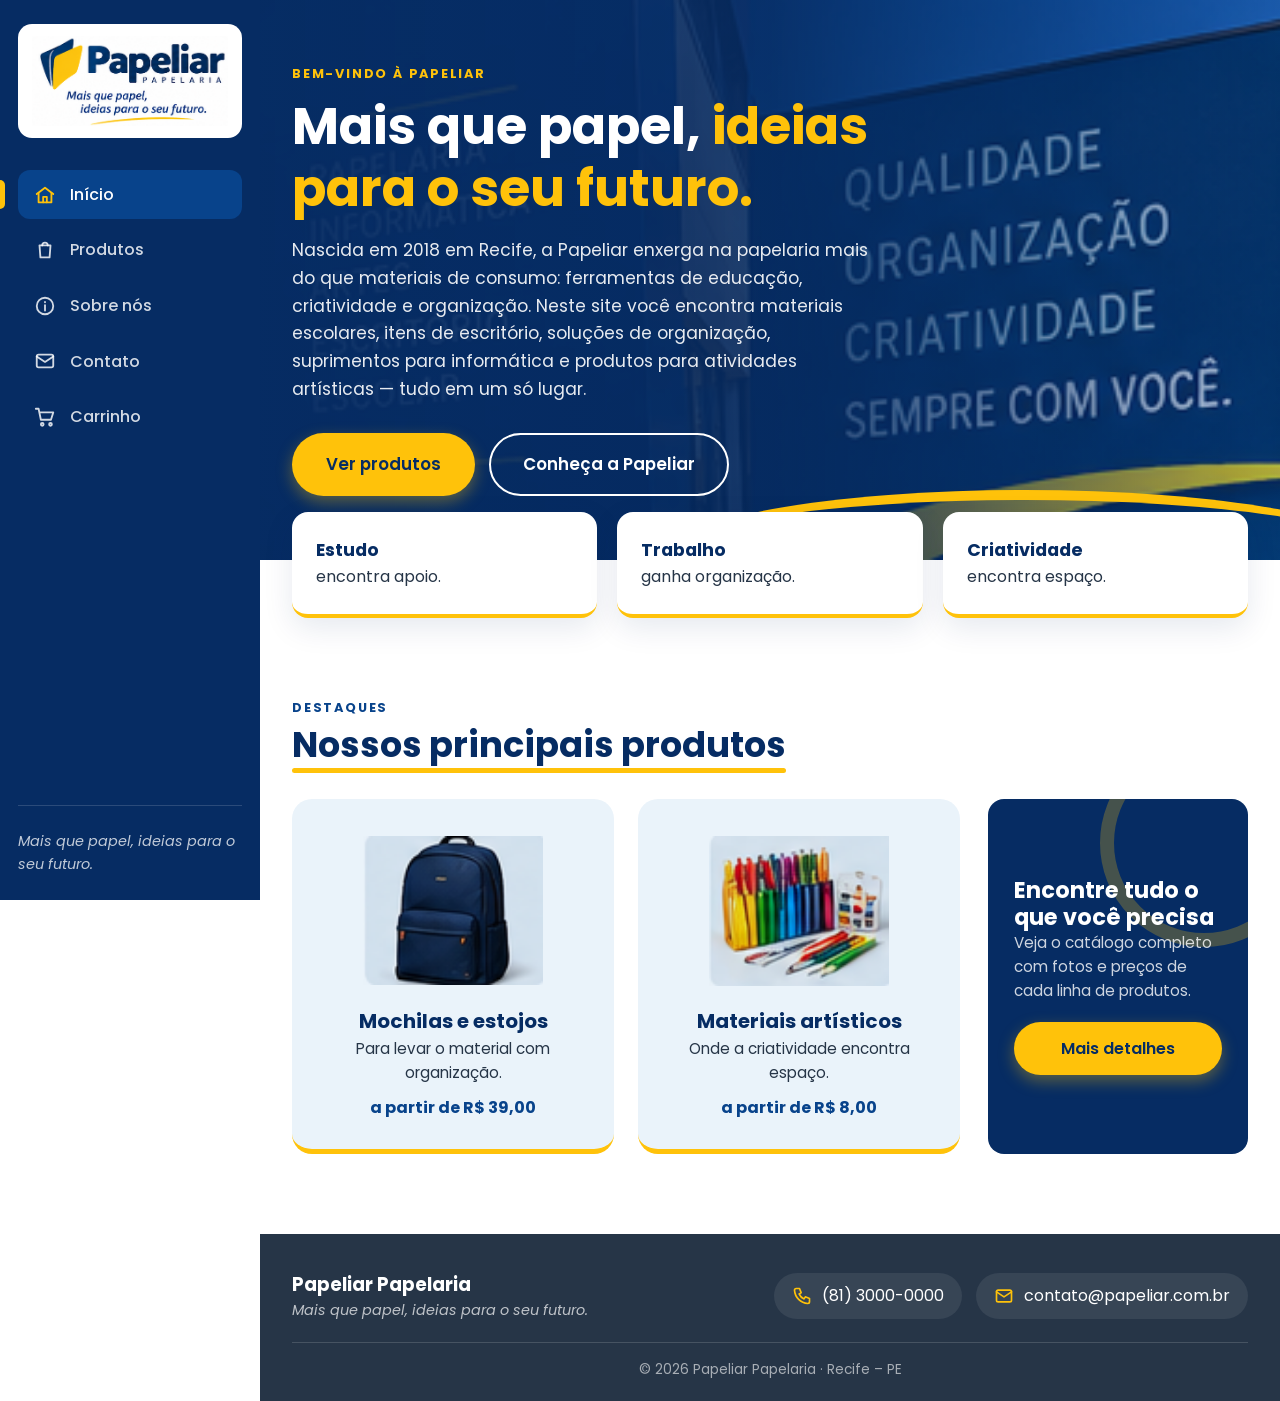
<file: index.html>
<!DOCTYPE html>
<html lang="pt-BR">
<head>
  <meta charset="UTF-8">
  <meta name="viewport" content="width=device-width, initial-scale=1.0">
  <title>Papeliar Papelaria | Mais que papel, ideias para o seu futuro</title>
  <meta name="description" content="Papeliar Papelaria: materiais escolares, itens de escritório, organização, informática e artes.">
  <link rel="icon" href="assets/img/logo.png">
  <link rel="preconnect" href="https://fonts.googleapis.com">
  <link rel="preconnect" href="https://fonts.gstatic.com" crossorigin>
  <link href="https://fonts.googleapis.com/css2?family=Poppins:ital,wght@0,400;0,500;0,600;0,700;1,400&display=swap" rel="stylesheet">
  <link rel="stylesheet" href="css/style.css">
</head>
<body data-page="inicio">
  <main>
    <section class="inicio-hero">
      <div class="container">
        <span class="rotulo">Bem-vindo à Papeliar</span>
        <h1>Mais que papel, <em>ideias para o seu futuro.</em></h1>
        <p>
          Nascida em 2018 em Recife, a Papeliar enxerga na papelaria mais do que materiais de consumo:
          ferramentas de educação, criatividade e organização. Neste site você encontra materiais escolares,
          itens de escritório, soluções de organização, suprimentos para informática e produtos para
          atividades artísticas — tudo em um só lugar.
        </p>
        <div class="botoes">
          <a href="vendas.html" class="botao botao-primario botao-grande">Ver produtos</a>
          <a href="sobre.html" class="botao botao-contorno botao-grande">Conheça a Papeliar</a>
        </div>
      </div>
    </section>

    <div class="container">
      <div class="pilares">
        <div class="pilar"><strong>Estudo</strong>encontra apoio.</div>
        <div class="pilar"><strong>Trabalho</strong>ganha organização.</div>
        <div class="pilar"><strong>Criatividade</strong>encontra espaço.</div>
      </div>
    </div>

    <section class="destaques">
      <div class="container">
        <div class="destaques-cabecalho">
          <span class="rotulo">Destaques</span>
          <h2 class="sublinhado-amarelo">Nossos principais produtos</h2>
        </div>
        <div class="destaques-painel">
          <div class="destaques-grade" id="destaques-grade"></div>
          <aside class="destaques-chamada">
            <div>
              <h3>Encontre tudo o que você precisa</h3>
              <p>Veja o catálogo completo com fotos e preços de cada linha de produtos.</p>
            </div>
            <a href="vendas.html" class="botao botao-primario">Mais detalhes</a>
          </aside>
        </div>
      </div>
    </section>
  </main>

  <script src="js/data.js"></script>
  <script src="js/cart.js"></script>
  <script src="js/layout.js"></script>
  <script>
    document.getElementById('destaques-grade').innerHTML = DESTAQUES.map(buscarProduto).map(p => `
      <a class="destaque" href="${p.pagina}">
        <img src="${p.img}" alt="${p.nome}">
        <h3>${p.nome}</h3>
        <p>${p.resumo}</p>
        <span>a partir de ${formatarPreco(p.preco)}</span>
      </a>`).join('');
  </script>
</body>
</html>
</file>
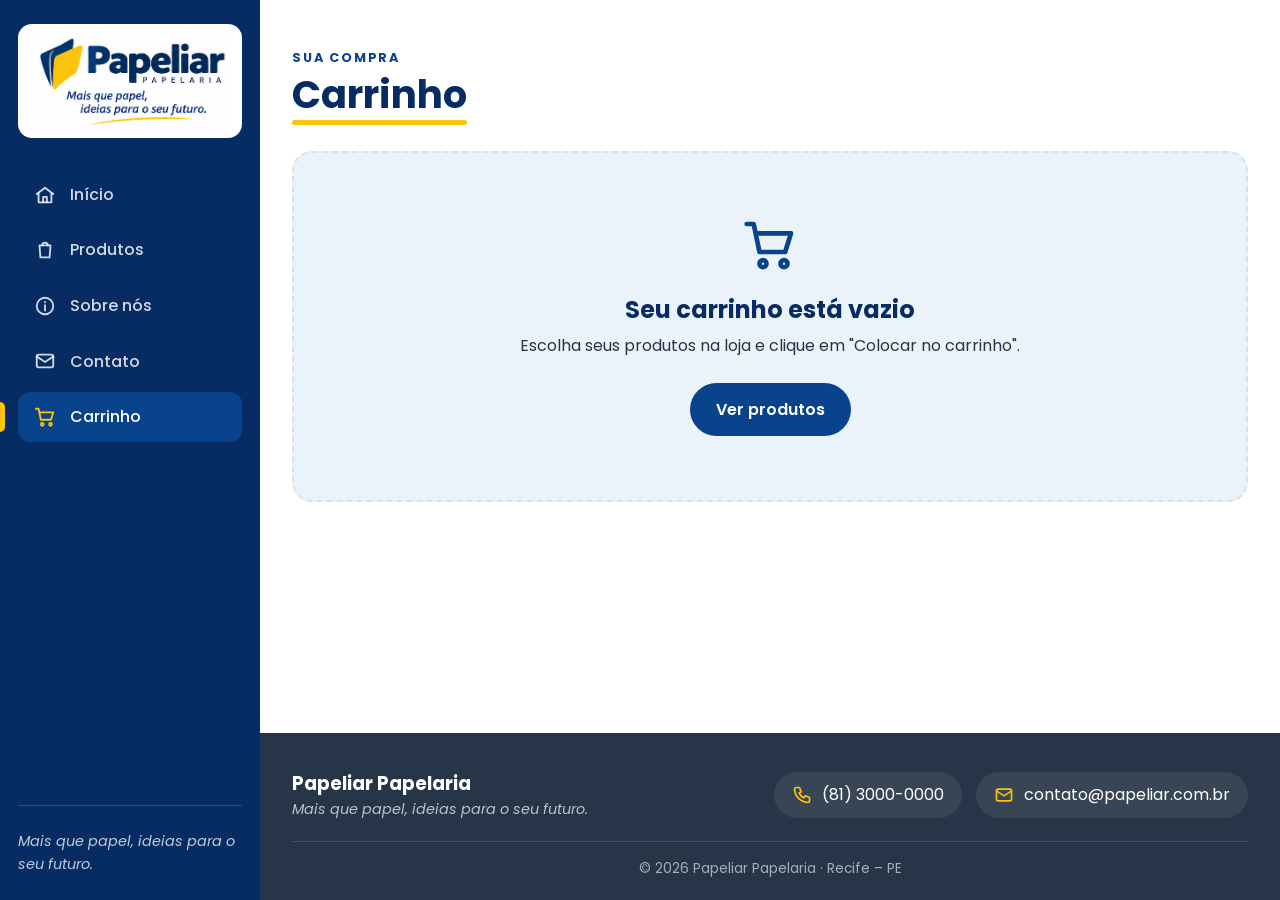
<file: carrinho.html>
<!DOCTYPE html>
<html lang="pt-BR">
<head>
  <meta charset="UTF-8">
  <meta name="viewport" content="width=device-width, initial-scale=1.0">
  <title>Carrinho | Papeliar Papelaria</title>
  <link rel="icon" href="assets/img/logo.png">
  <link rel="preconnect" href="https://fonts.googleapis.com">
  <link rel="preconnect" href="https://fonts.gstatic.com" crossorigin>
  <link href="https://fonts.googleapis.com/css2?family=Poppins:ital,wght@0,400;0,500;0,600;0,700;1,400&display=swap" rel="stylesheet">
  <link rel="stylesheet" href="css/style.css">
</head>
<body data-page="carrinho">
  <main>
    <div class="container">
      <header class="pagina-titulo">
        <span class="rotulo">Sua compra</span>
        <h1 class="sublinhado-amarelo">Carrinho</h1>
      </header>
      <div id="carrinho-conteudo"></div>
    </div>
  </main>

  <script src="js/data.js"></script>
  <script src="js/cart.js"></script>
  <script src="js/layout.js"></script>
  <script src="js/carrinho.js"></script>
</body>
</html>
</file>
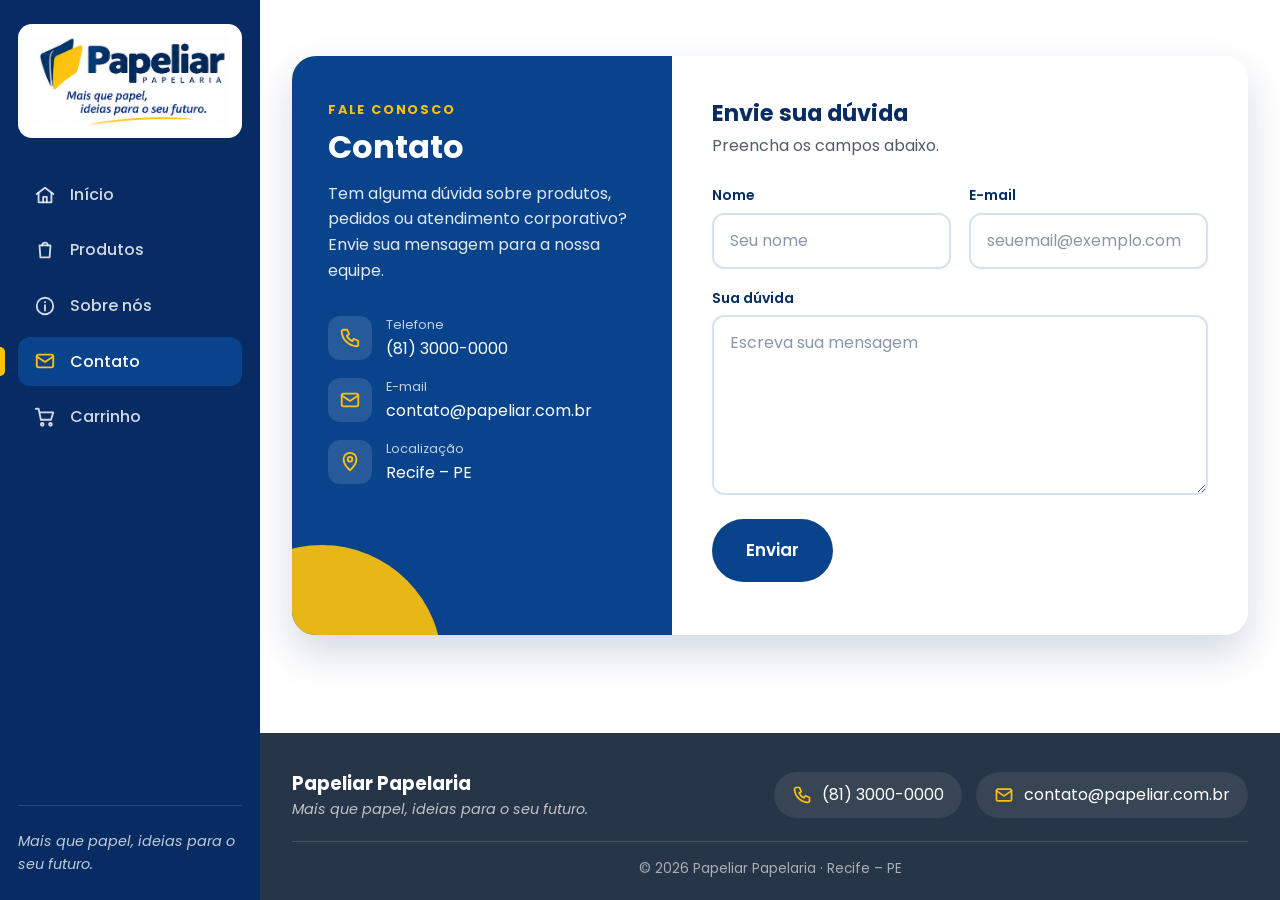
<file: contato.html>
<!DOCTYPE html>
<html lang="pt-BR">
<head>
  <meta charset="UTF-8">
  <meta name="viewport" content="width=device-width, initial-scale=1.0">
  <title>Contato | Papeliar Papelaria</title>
  <link rel="icon" href="assets/img/logo.png">
  <link rel="preconnect" href="https://fonts.googleapis.com">
  <link rel="preconnect" href="https://fonts.gstatic.com" crossorigin>
  <link href="https://fonts.googleapis.com/css2?family=Poppins:ital,wght@0,400;0,500;0,600;0,700;1,400&display=swap" rel="stylesheet">
  <link rel="stylesheet" href="css/style.css">
</head>
<body data-page="contato">
  <main>
    <div class="container contato-pagina">
      <div class="contato-layout">
        <section class="contato-info">
          <span class="rotulo">Fale conosco</span>
          <h1>Contato</h1>
          <p>Tem alguma dúvida sobre produtos, pedidos ou atendimento corporativo? Envie sua mensagem para a nossa equipe.</p>
          <ul class="contato-canais">
            <li>
              <span class="icone"><svg viewBox="0 0 24 24"><path d="M5 3h4l2 5-2.5 1.5a11 11 0 0 0 6 6L16 13l5 2v4a2 2 0 0 1-2 2A17 17 0 0 1 3 5a2 2 0 0 1 2-2Z"/></svg></span>
              <span><small>Telefone</small><span id="contato-telefone"></span></span>
            </li>
            <li>
              <span class="icone"><svg viewBox="0 0 24 24"><rect x="3" y="5" width="18" height="14" rx="2"/><path d="m3 7 9 6 9-6"/></svg></span>
              <span><small>E-mail</small><span id="contato-email"></span></span>
            </li>
            <li>
              <span class="icone"><svg viewBox="0 0 24 24"><path d="M12 21s-7-6.2-7-12a7 7 0 0 1 14 0c0 5.8-7 12-7 12Z"/><circle cx="12" cy="9" r="2.5"/></svg></span>
              <span><small>Localização</small>Recife – PE</span>
            </li>
          </ul>
        </section>

        <form class="contato-form" id="form-contato" novalidate>
          <h2>Envie sua dúvida</h2>
          <p>Preencha os campos abaixo.</p>
          <div class="campos">
            <div class="campo">
              <label for="nome">Nome</label>
              <input type="text" id="nome" name="nome" autocomplete="name" placeholder="Seu nome">
            </div>
            <div class="campo">
              <label for="email">E-mail</label>
              <input type="email" id="email" name="email" autocomplete="email" placeholder="seuemail@exemplo.com">
            </div>
            <div class="campo inteiro">
              <label for="duvida">Sua dúvida</label>
              <textarea id="duvida" name="duvida" placeholder="Escreva sua mensagem"></textarea>
            </div>
          </div>
          <button type="button" class="botao botao-azul botao-grande">Enviar</button>
        </form>
      </div>
    </div>
  </main>

  <script src="js/data.js"></script>
  <script src="js/cart.js"></script>
  <script src="js/layout.js"></script>
  <script>
    document.getElementById('contato-telefone').textContent = CONTATO.telefone;
    document.getElementById('contato-email').textContent = CONTATO.email;
    // O botão de enviar ainda não tem função; evita envio pelo Enter
    document.getElementById('form-contato').addEventListener('submit', e => e.preventDefault());
  </script>
</body>
</html>
</file>
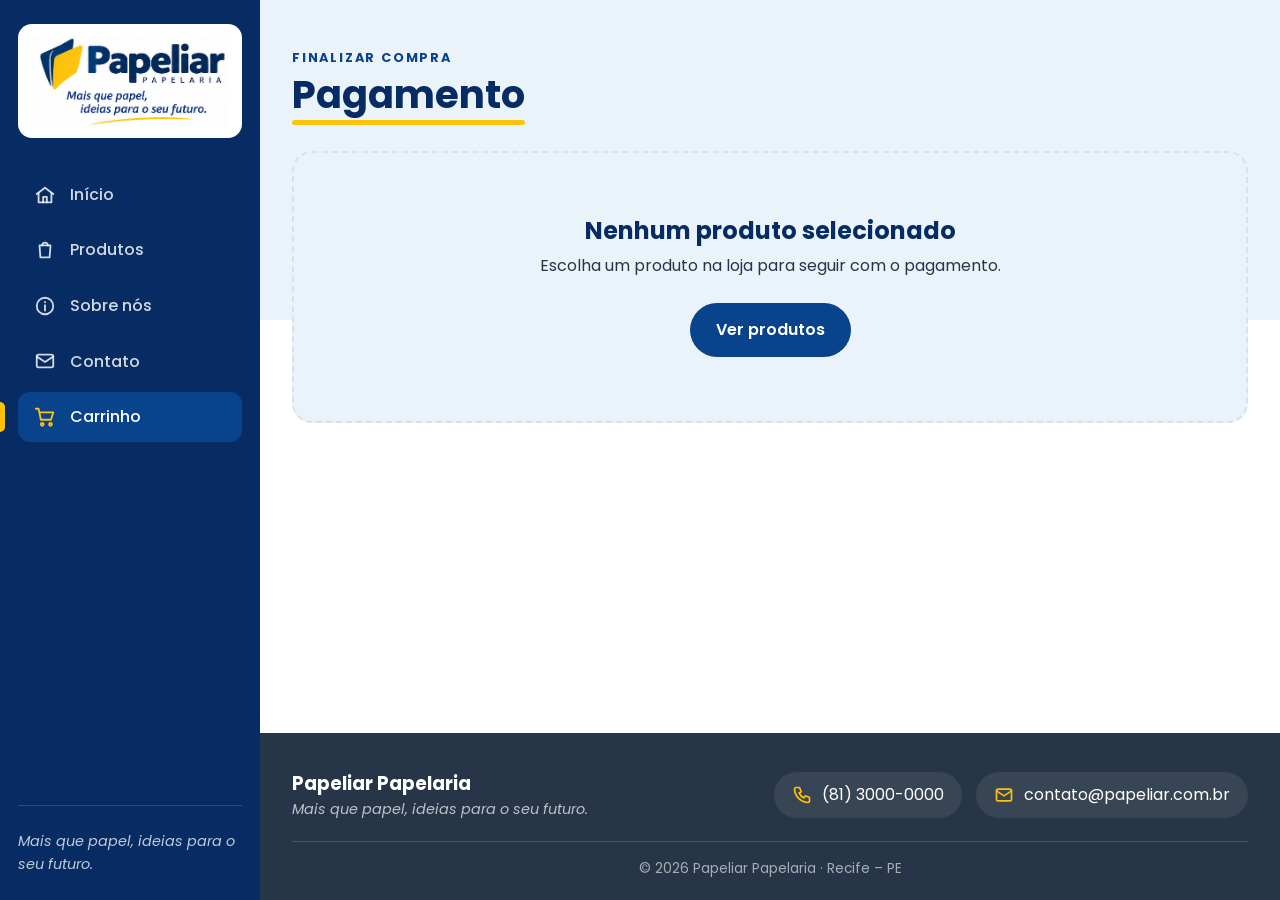
<file: pagamento.html>
<!DOCTYPE html>
<html lang="pt-BR">
<head>
  <meta charset="UTF-8">
  <meta name="viewport" content="width=device-width, initial-scale=1.0">
  <title>Pagamento | Papeliar Papelaria</title>
  <link rel="icon" href="assets/img/logo.png">
  <link rel="preconnect" href="https://fonts.googleapis.com">
  <link rel="preconnect" href="https://fonts.gstatic.com" crossorigin>
  <link href="https://fonts.googleapis.com/css2?family=Poppins:ital,wght@0,400;0,500;0,600;0,700;1,400&display=swap" rel="stylesheet">
  <link rel="stylesheet" href="css/style.css">
</head>
<body data-page="pagamento">
  <main class="pagamento-fundo">
    <div class="container">
      <header class="pagina-titulo">
        <span class="rotulo">Finalizar compra</span>
        <h1 class="sublinhado-amarelo">Pagamento</h1>
      </header>

      <div class="pagamento-layout" id="pagamento-layout">
        <form class="pagamento-form" id="form-pagamento" novalidate>
          <fieldset>
            <h2><span class="numero">1</span>Dados do titular</h2>
            <div class="campos">
              <div class="campo inteiro">
                <label for="nome-completo">Nome completo</label>
                <input type="text" id="nome-completo" name="nome-completo" autocomplete="name" placeholder="Seu nome completo">
              </div>
              <div class="campo inteiro">
                <label for="email">E-mail vinculado ao cartão</label>
                <input type="email" id="email" name="email" autocomplete="email" placeholder="seuemail@exemplo.com">
              </div>
            </div>
          </fieldset>

          <fieldset>
            <h2><span class="numero">2</span>Dados do cartão</h2>
            <div class="cartao-visual" aria-hidden="true">
              <div class="chip"></div>
              <div class="numero-cartao" id="visual-numero">•••• •••• •••• ••••</div>
              <div class="linha">
                <span id="visual-nome">Nome no cartão</span>
                <span id="visual-validade">MM/AA</span>
              </div>
            </div>
            <div class="campos">
              <div class="campo inteiro">
                <label for="numero-cartao">Número do cartão</label>
                <input type="text" id="numero-cartao" name="numero-cartao" inputmode="numeric" autocomplete="cc-number" maxlength="19" placeholder="0000 0000 0000 0000">
              </div>
              <div class="campo inteiro">
                <label for="nome-cartao">Nome impresso no cartão</label>
                <input type="text" id="nome-cartao" name="nome-cartao" autocomplete="cc-name" placeholder="Como aparece no cartão">
              </div>
              <div class="campo">
                <label for="validade">Validade</label>
                <input type="text" id="validade" name="validade" inputmode="numeric" autocomplete="cc-exp" maxlength="5" placeholder="MM/AA">
              </div>
              <div class="campo">
                <label for="cvv">CVV</label>
                <input type="text" id="cvv" name="cvv" inputmode="numeric" autocomplete="cc-csc" maxlength="4" placeholder="000">
              </div>
            </div>
          </fieldset>

          <hr class="separador">
          <button type="button" class="botao botao-primario botao-grande botao-bloco">Confirmar compra</button>
        </form>

        <aside class="resumo-claro" id="resumo-pagamento"></aside>
      </div>
    </div>
  </main>

  <script src="js/data.js"></script>
  <script src="js/cart.js"></script>
  <script src="js/layout.js"></script>
  <script src="js/pagamento.js"></script>
</body>
</html>
</file>
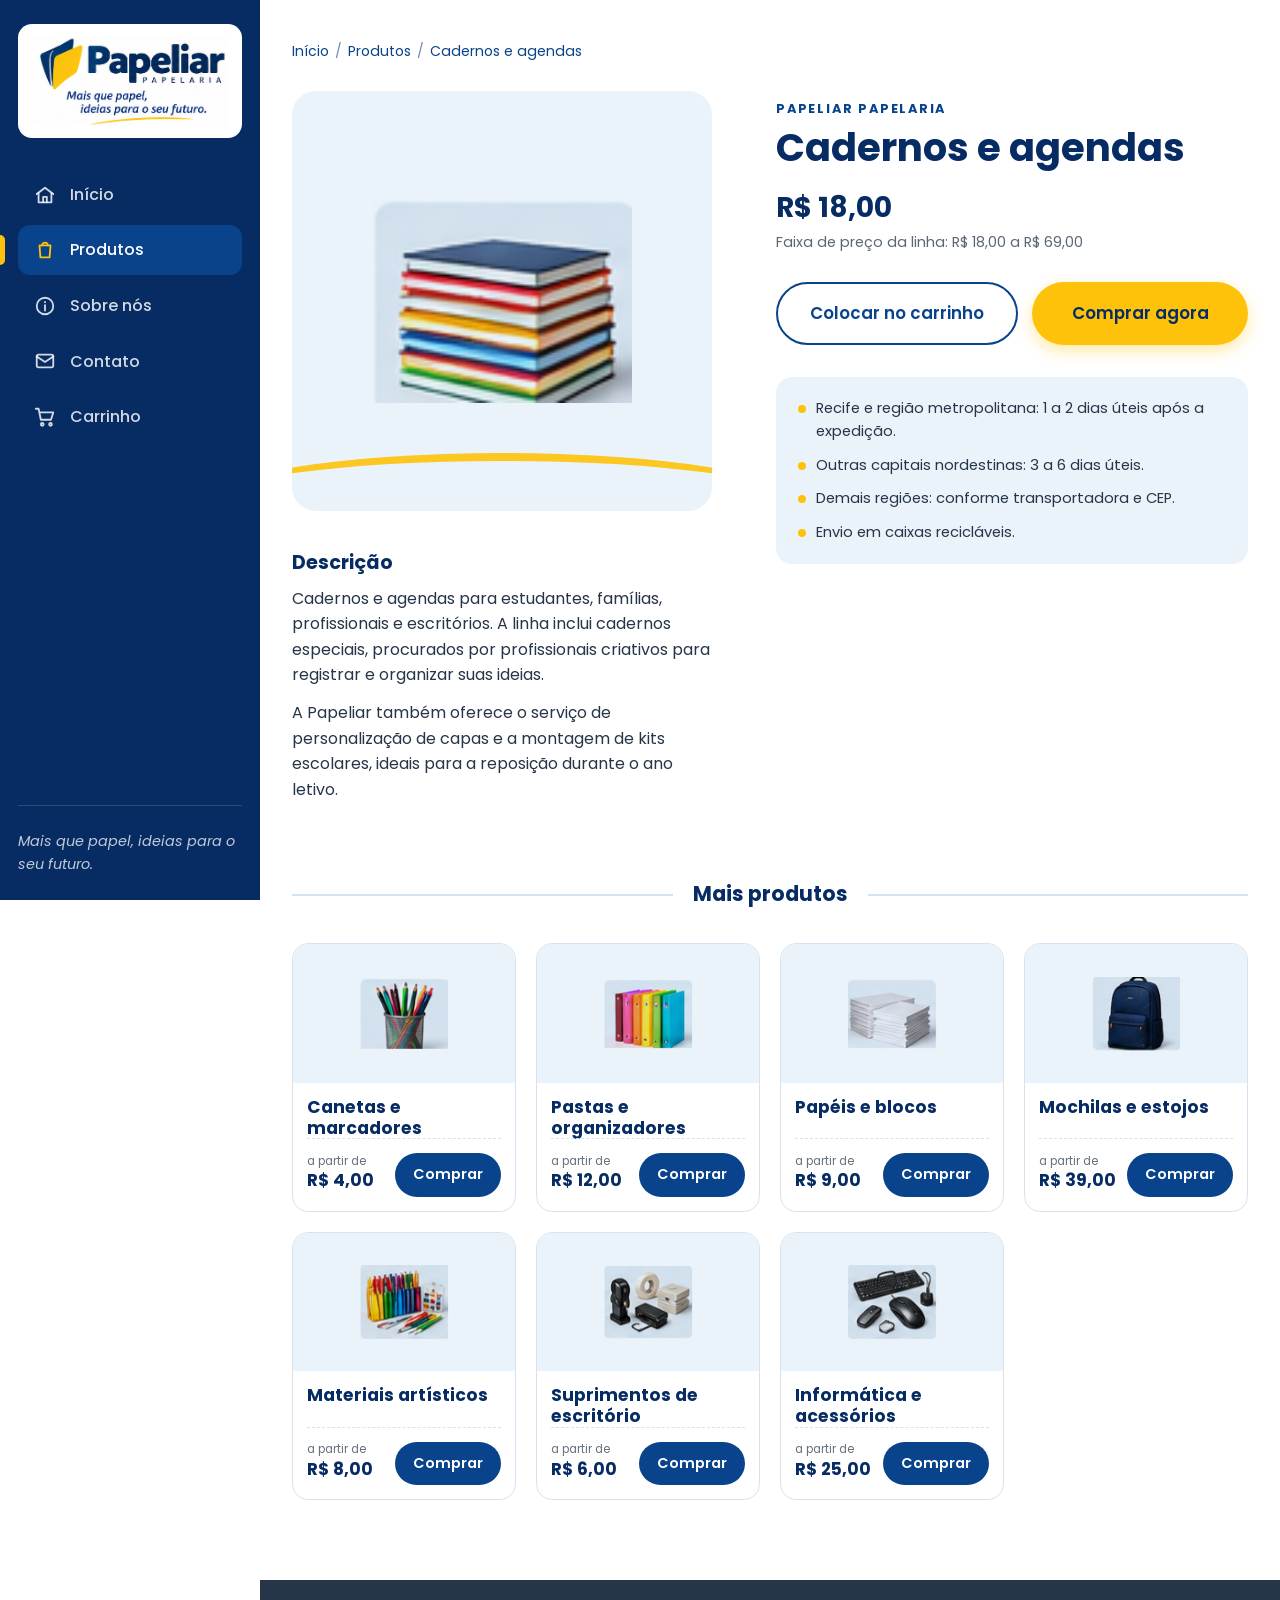
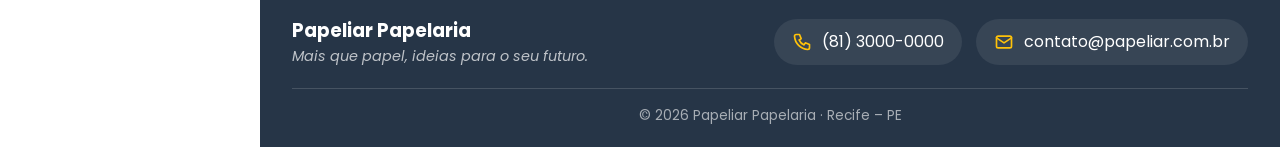
<file: produto-cadernos-e-agendas.html>
<!DOCTYPE html>
<html lang="pt-BR">
<head>
  <meta charset="UTF-8">
  <meta name="viewport" content="width=device-width, initial-scale=1.0">
  <title>Cadernos e agendas | Papeliar Papelaria</title>
  <link rel="icon" href="assets/img/logo.png">
  <link rel="preconnect" href="https://fonts.googleapis.com">
  <link rel="preconnect" href="https://fonts.gstatic.com" crossorigin>
  <link href="https://fonts.googleapis.com/css2?family=Poppins:ital,wght@0,400;0,500;0,600;0,700;1,400&display=swap" rel="stylesheet">
  <link rel="stylesheet" href="css/style.css">
</head>
<body data-page="produto" data-produto="cadernos-e-agendas">
  <main>
    <div class="container produto-pagina" id="produto-pagina"></div>
  </main>

  <script src="js/data.js"></script>
  <script src="js/cart.js"></script>
  <script src="js/layout.js"></script>
  <script src="js/produto.js"></script>
</body>
</html>
</file>
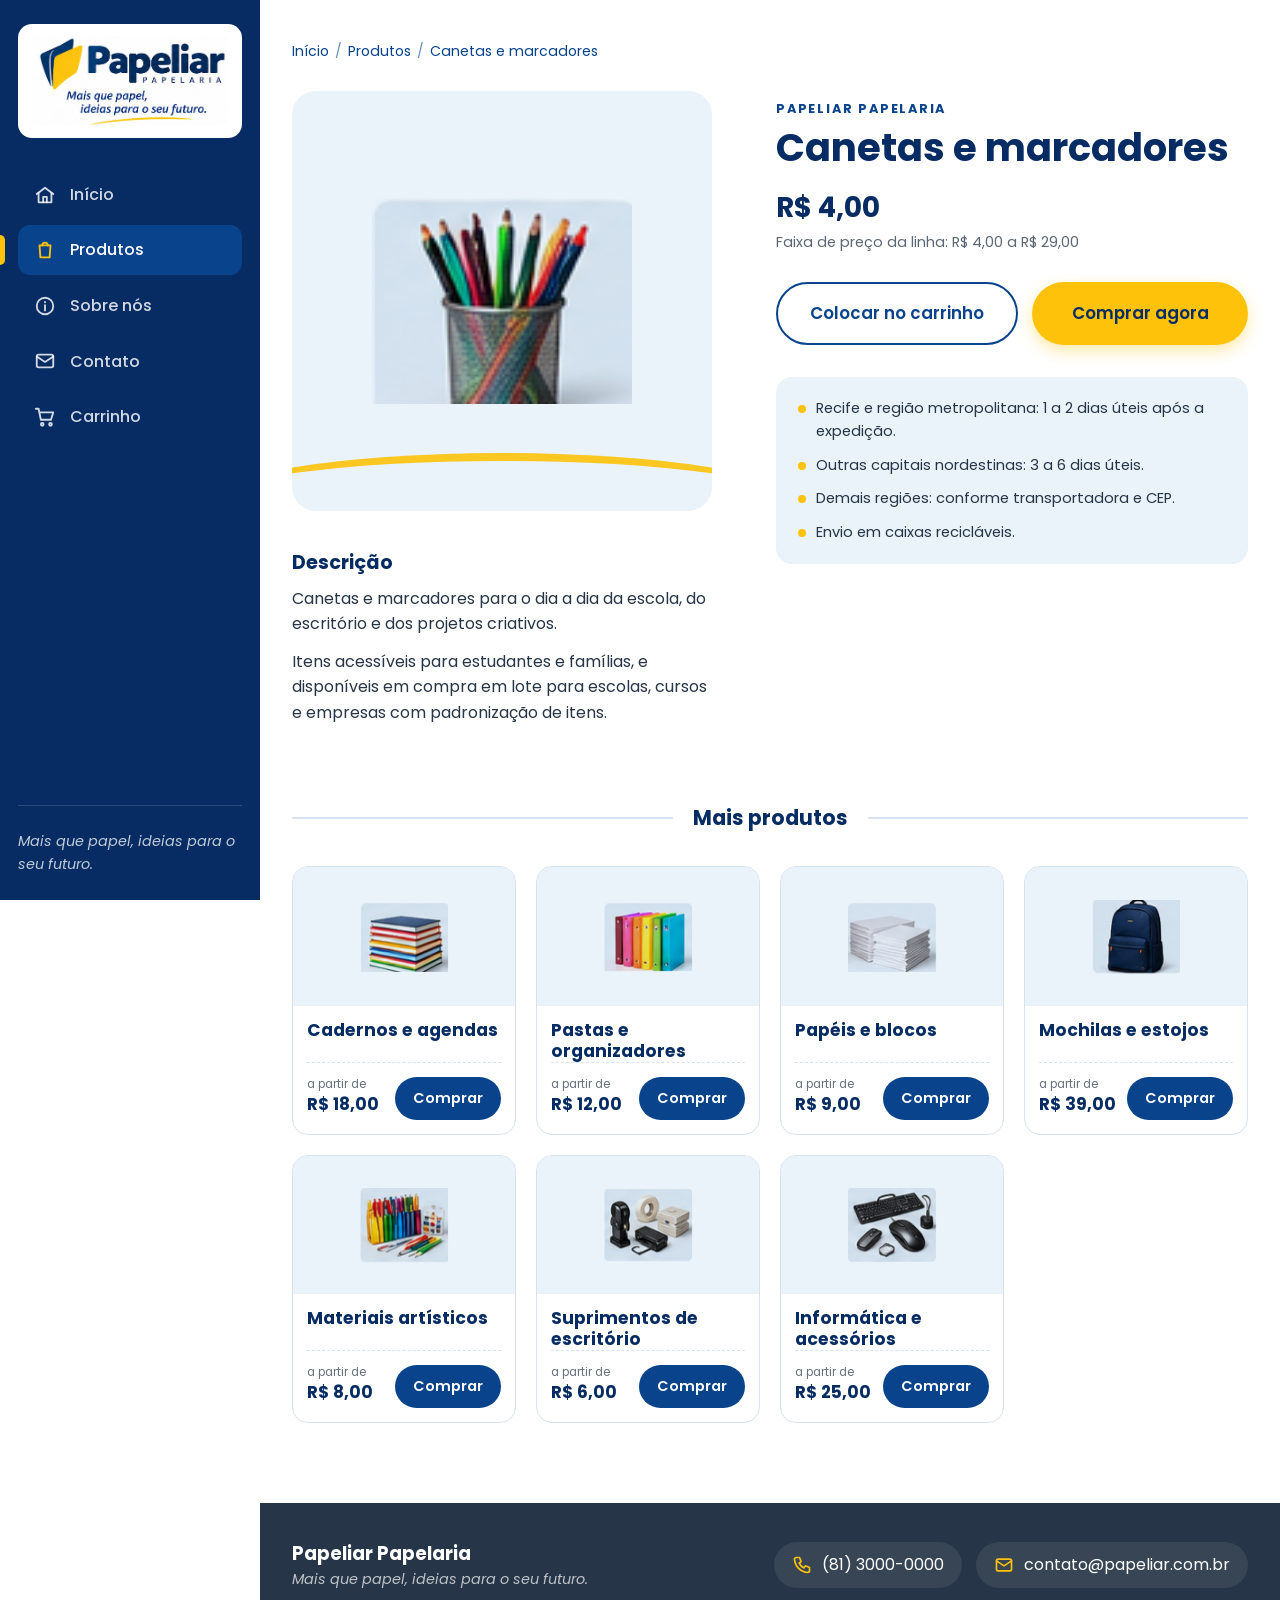
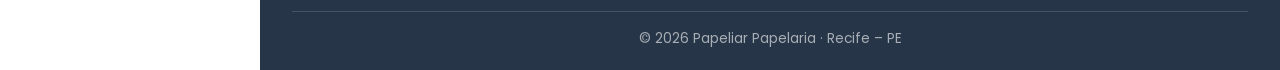
<file: produto-canetas-e-marcadores.html>
<!DOCTYPE html>
<html lang="pt-BR">
<head>
  <meta charset="UTF-8">
  <meta name="viewport" content="width=device-width, initial-scale=1.0">
  <title>Canetas e marcadores | Papeliar Papelaria</title>
  <link rel="icon" href="assets/img/logo.png">
  <link rel="preconnect" href="https://fonts.googleapis.com">
  <link rel="preconnect" href="https://fonts.gstatic.com" crossorigin>
  <link href="https://fonts.googleapis.com/css2?family=Poppins:ital,wght@0,400;0,500;0,600;0,700;1,400&display=swap" rel="stylesheet">
  <link rel="stylesheet" href="css/style.css">
</head>
<body data-page="produto" data-produto="canetas-e-marcadores">
  <main>
    <div class="container produto-pagina" id="produto-pagina"></div>
  </main>

  <script src="js/data.js"></script>
  <script src="js/cart.js"></script>
  <script src="js/layout.js"></script>
  <script src="js/produto.js"></script>
</body>
</html>
</file>
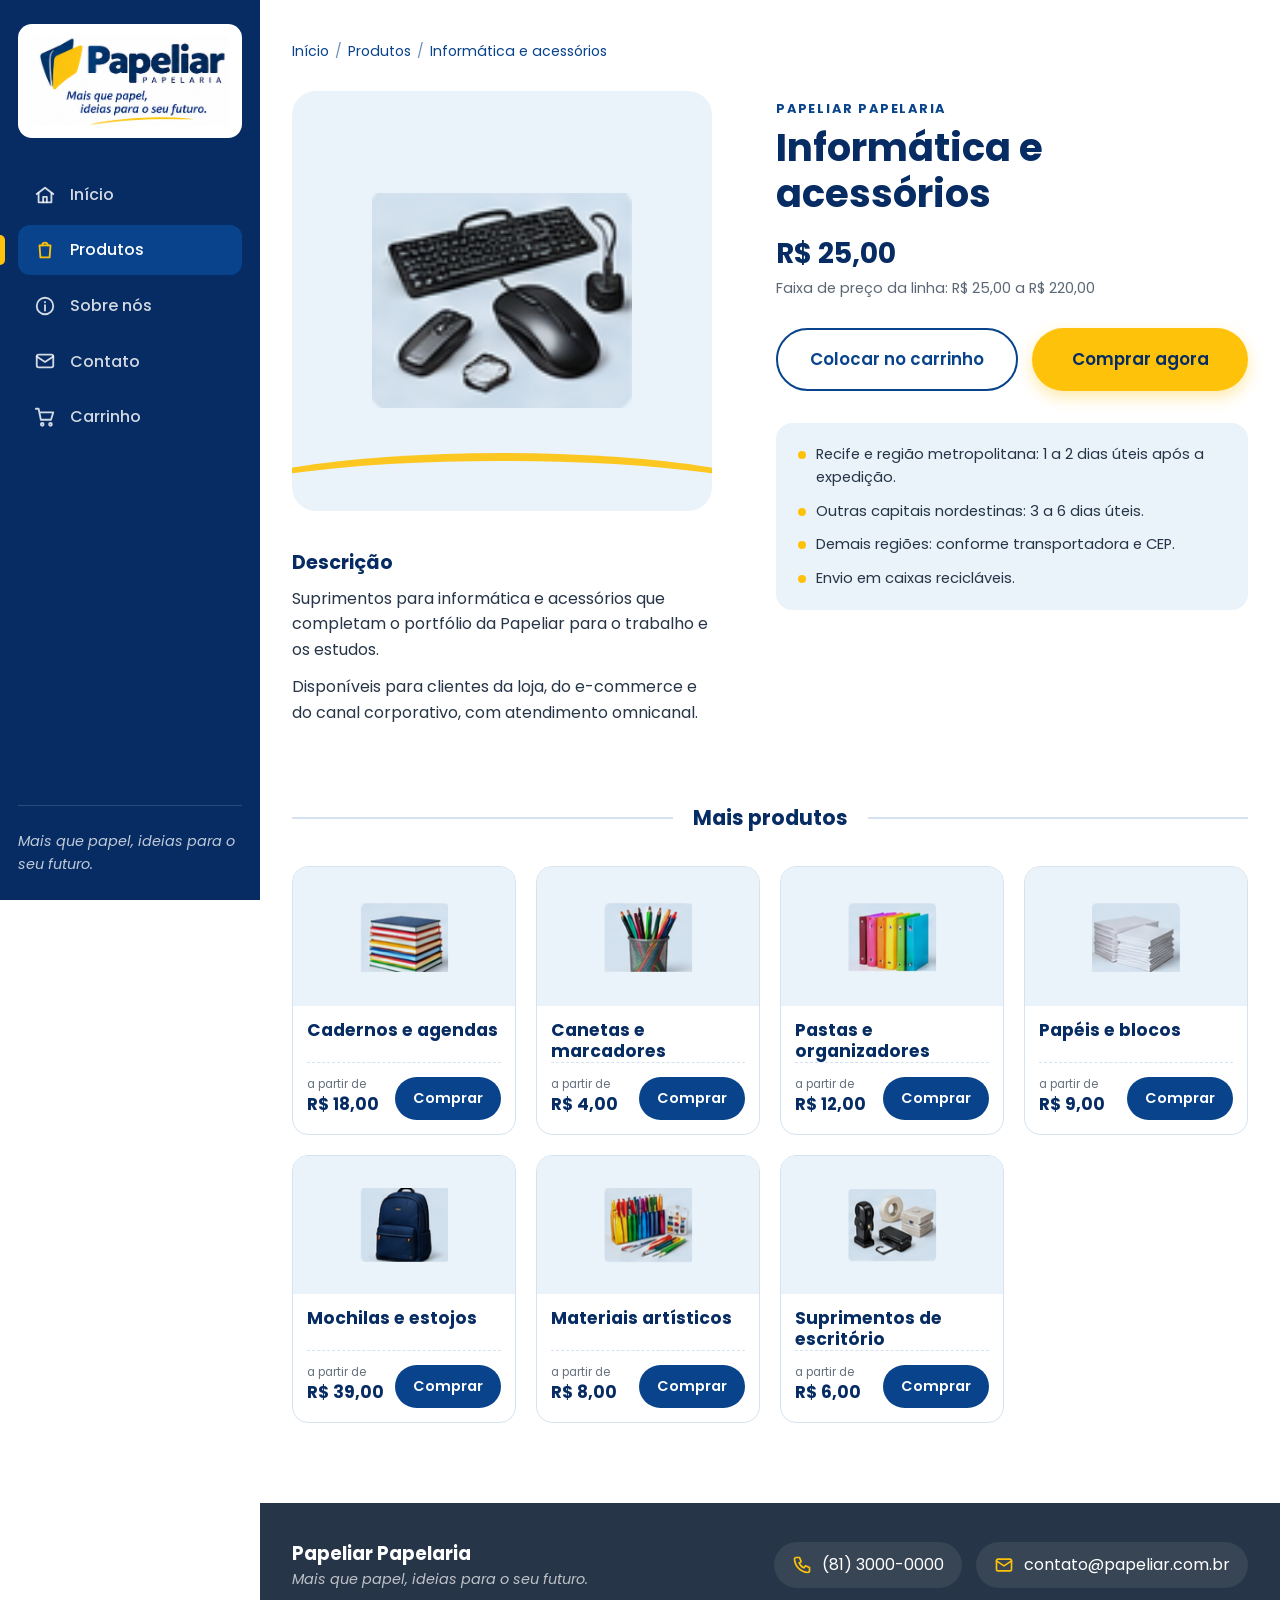
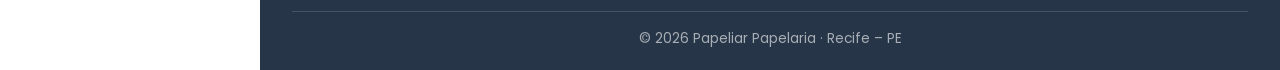
<file: produto-informatica-e-acessorios.html>
<!DOCTYPE html>
<html lang="pt-BR">
<head>
  <meta charset="UTF-8">
  <meta name="viewport" content="width=device-width, initial-scale=1.0">
  <title>Informática e acessórios | Papeliar Papelaria</title>
  <link rel="icon" href="assets/img/logo.png">
  <link rel="preconnect" href="https://fonts.googleapis.com">
  <link rel="preconnect" href="https://fonts.gstatic.com" crossorigin>
  <link href="https://fonts.googleapis.com/css2?family=Poppins:ital,wght@0,400;0,500;0,600;0,700;1,400&display=swap" rel="stylesheet">
  <link rel="stylesheet" href="css/style.css">
</head>
<body data-page="produto" data-produto="informatica-e-acessorios">
  <main>
    <div class="container produto-pagina" id="produto-pagina"></div>
  </main>

  <script src="js/data.js"></script>
  <script src="js/cart.js"></script>
  <script src="js/layout.js"></script>
  <script src="js/produto.js"></script>
</body>
</html>
</file>
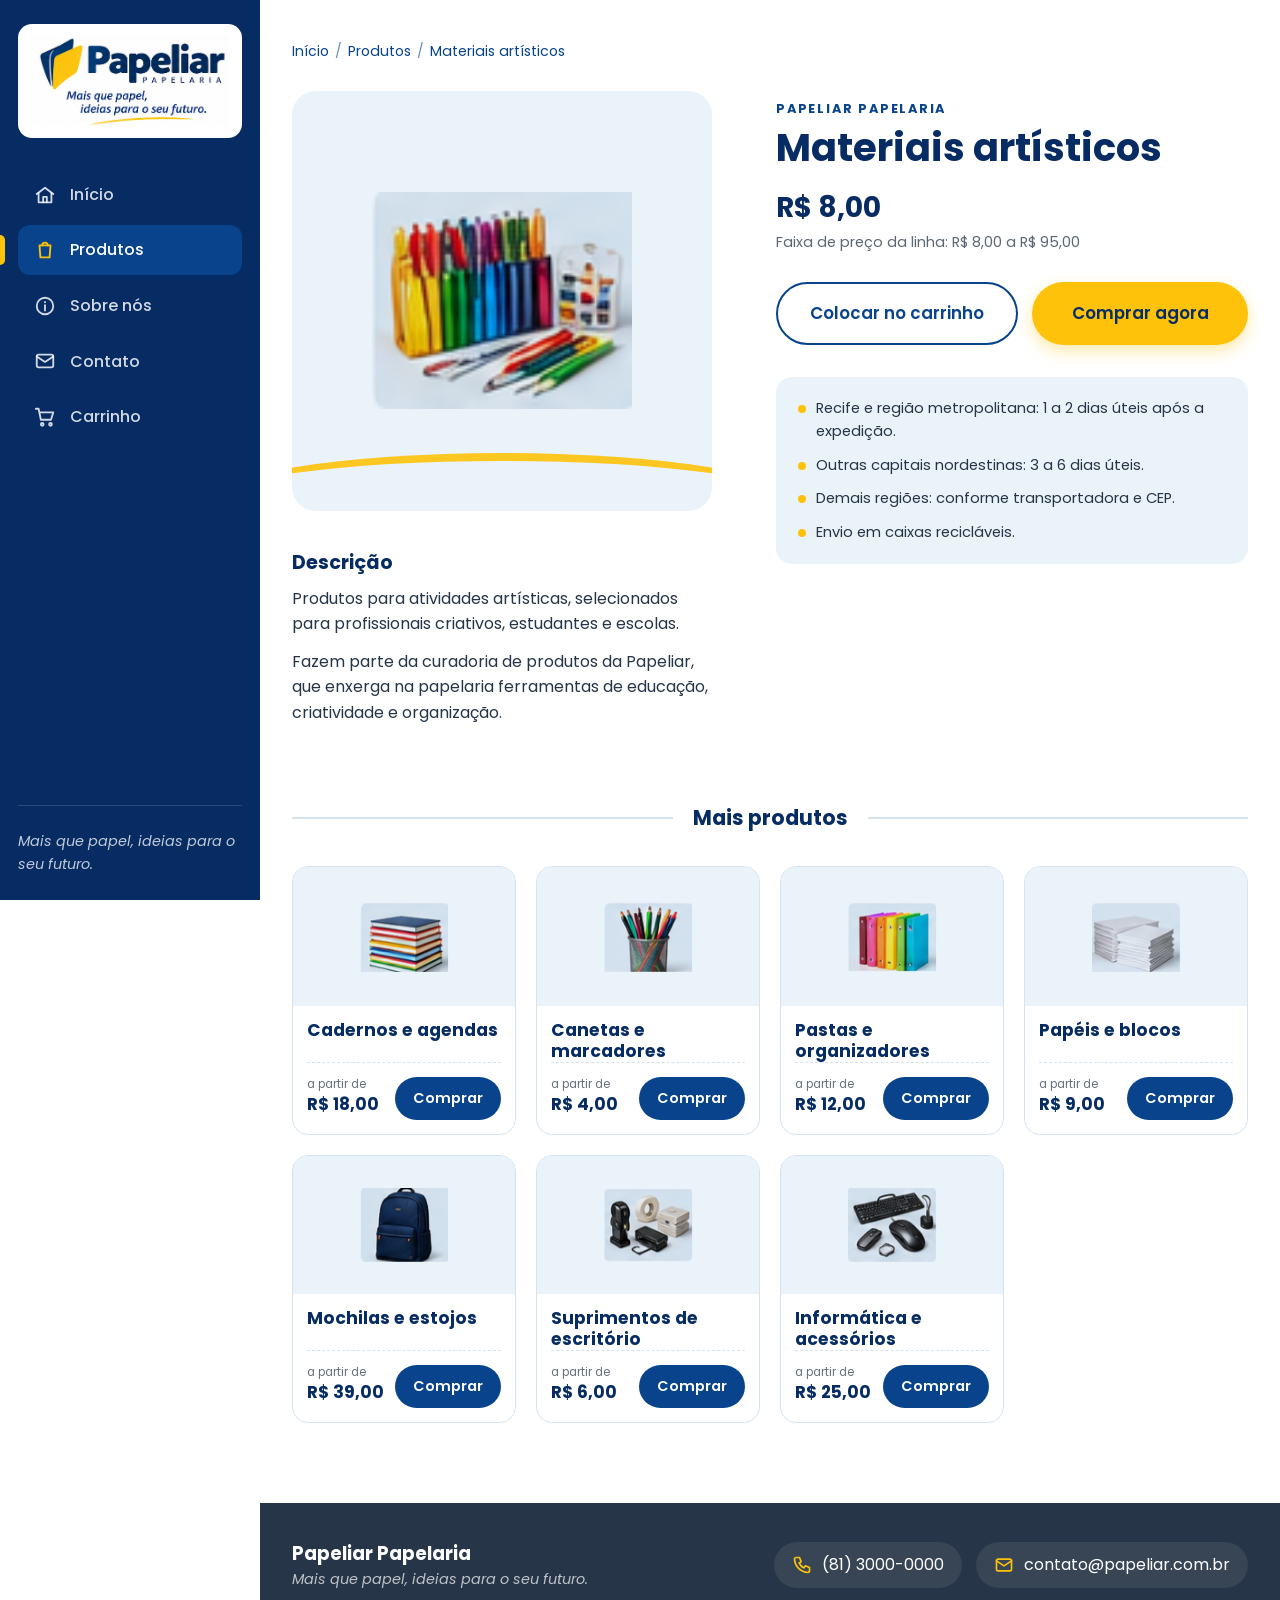
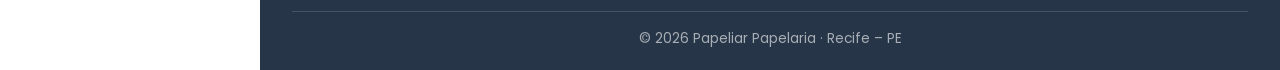
<file: produto-materiais-artisticos.html>
<!DOCTYPE html>
<html lang="pt-BR">
<head>
  <meta charset="UTF-8">
  <meta name="viewport" content="width=device-width, initial-scale=1.0">
  <title>Materiais artísticos | Papeliar Papelaria</title>
  <link rel="icon" href="assets/img/logo.png">
  <link rel="preconnect" href="https://fonts.googleapis.com">
  <link rel="preconnect" href="https://fonts.gstatic.com" crossorigin>
  <link href="https://fonts.googleapis.com/css2?family=Poppins:ital,wght@0,400;0,500;0,600;0,700;1,400&display=swap" rel="stylesheet">
  <link rel="stylesheet" href="css/style.css">
</head>
<body data-page="produto" data-produto="materiais-artisticos">
  <main>
    <div class="container produto-pagina" id="produto-pagina"></div>
  </main>

  <script src="js/data.js"></script>
  <script src="js/cart.js"></script>
  <script src="js/layout.js"></script>
  <script src="js/produto.js"></script>
</body>
</html>
</file>
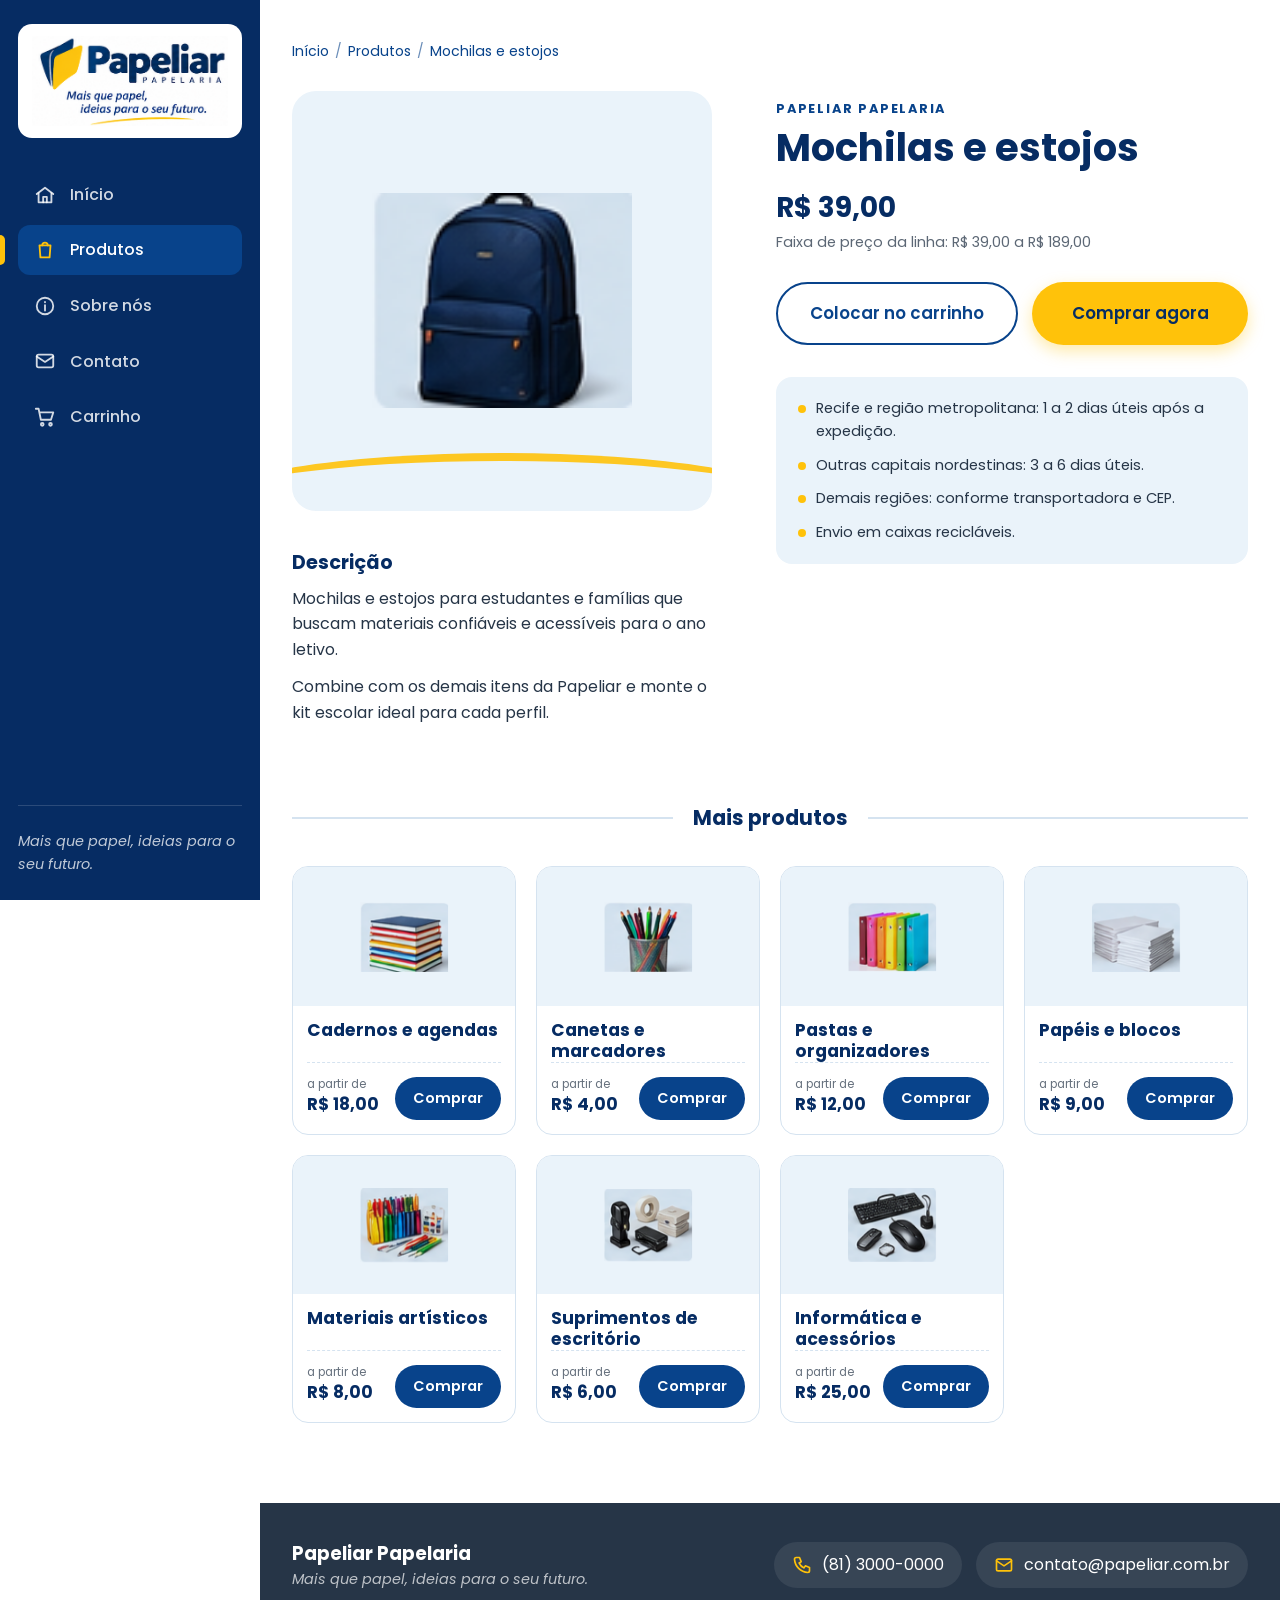
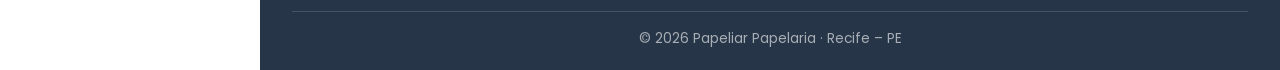
<file: produto-mochilas-e-estojos.html>
<!DOCTYPE html>
<html lang="pt-BR">
<head>
  <meta charset="UTF-8">
  <meta name="viewport" content="width=device-width, initial-scale=1.0">
  <title>Mochilas e estojos | Papeliar Papelaria</title>
  <link rel="icon" href="assets/img/logo.png">
  <link rel="preconnect" href="https://fonts.googleapis.com">
  <link rel="preconnect" href="https://fonts.gstatic.com" crossorigin>
  <link href="https://fonts.googleapis.com/css2?family=Poppins:ital,wght@0,400;0,500;0,600;0,700;1,400&display=swap" rel="stylesheet">
  <link rel="stylesheet" href="css/style.css">
</head>
<body data-page="produto" data-produto="mochilas-e-estojos">
  <main>
    <div class="container produto-pagina" id="produto-pagina"></div>
  </main>

  <script src="js/data.js"></script>
  <script src="js/cart.js"></script>
  <script src="js/layout.js"></script>
  <script src="js/produto.js"></script>
</body>
</html>
</file>
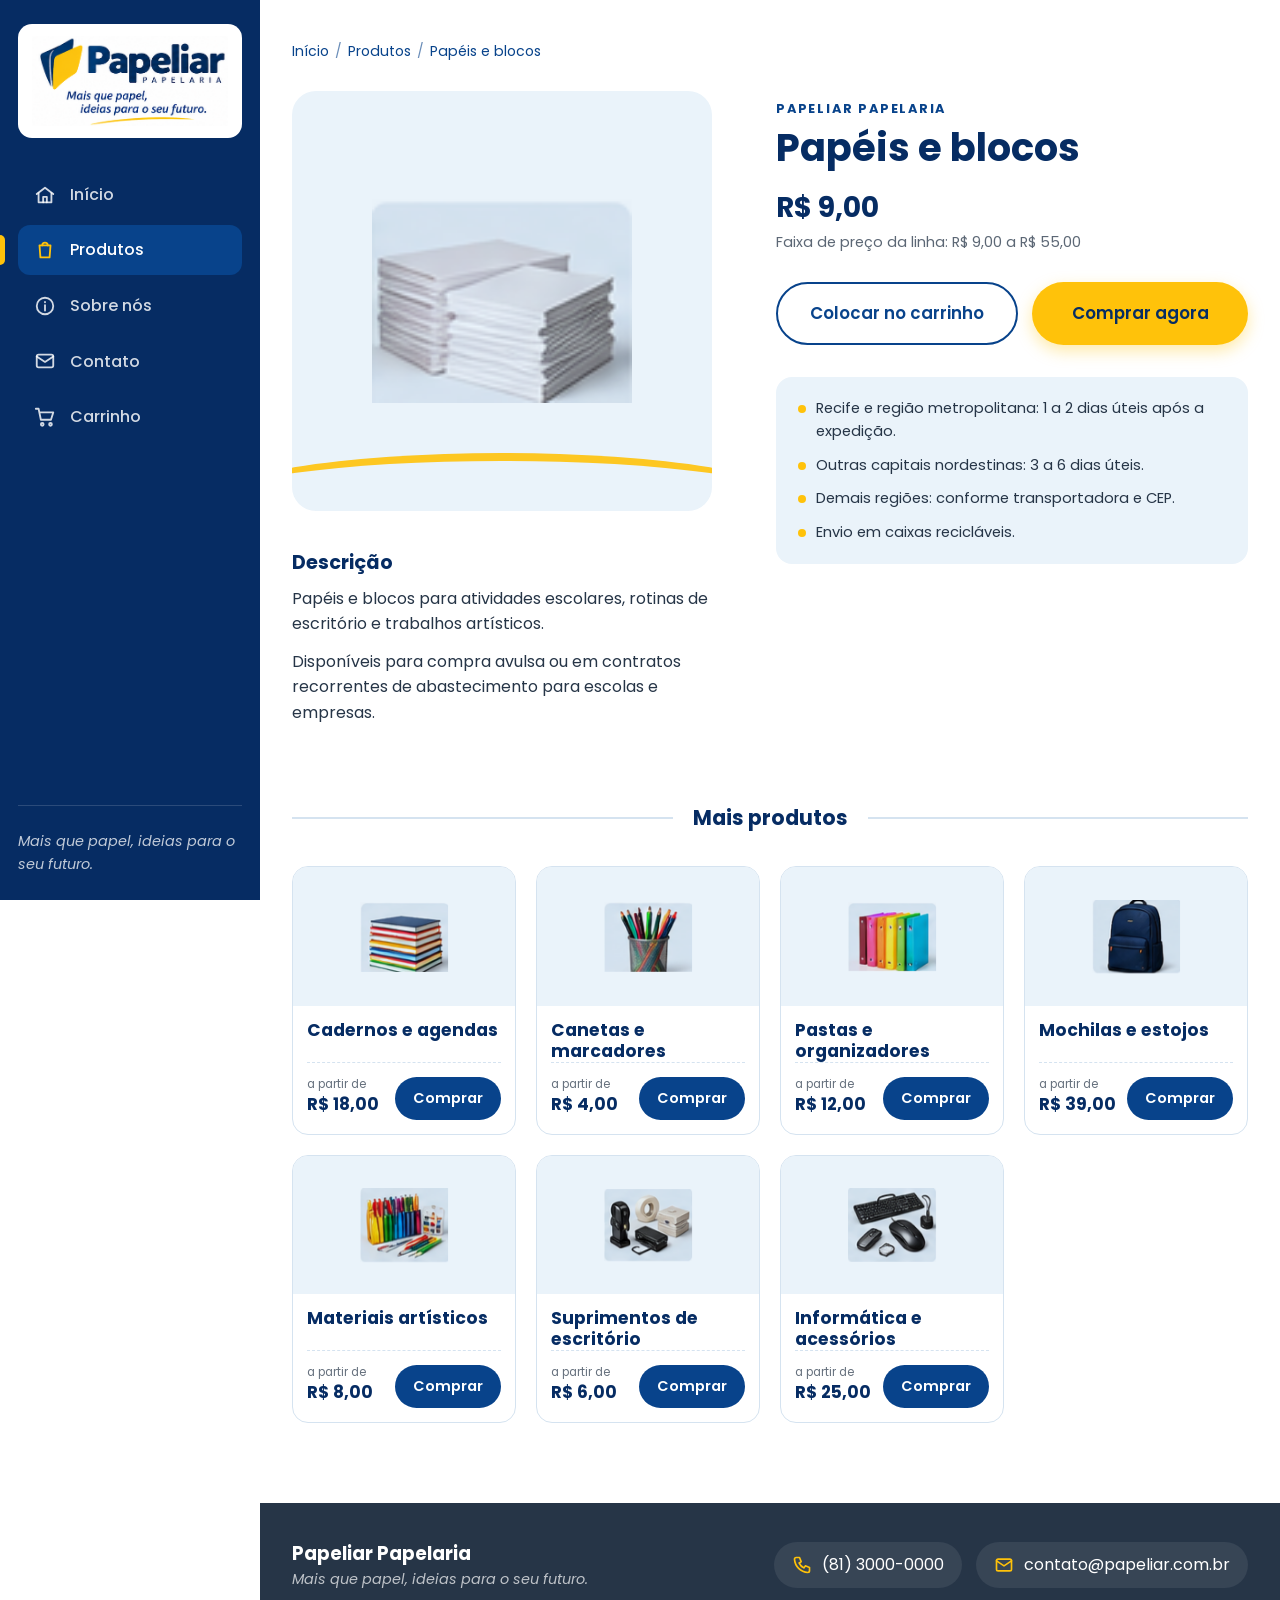
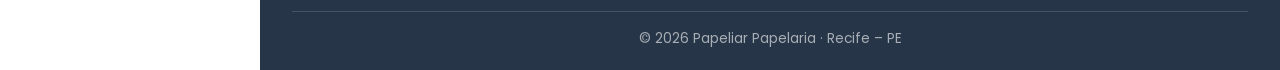
<file: produto-papeis-e-blocos.html>
<!DOCTYPE html>
<html lang="pt-BR">
<head>
  <meta charset="UTF-8">
  <meta name="viewport" content="width=device-width, initial-scale=1.0">
  <title>Papéis e blocos | Papeliar Papelaria</title>
  <link rel="icon" href="assets/img/logo.png">
  <link rel="preconnect" href="https://fonts.googleapis.com">
  <link rel="preconnect" href="https://fonts.gstatic.com" crossorigin>
  <link href="https://fonts.googleapis.com/css2?family=Poppins:ital,wght@0,400;0,500;0,600;0,700;1,400&display=swap" rel="stylesheet">
  <link rel="stylesheet" href="css/style.css">
</head>
<body data-page="produto" data-produto="papeis-e-blocos">
  <main>
    <div class="container produto-pagina" id="produto-pagina"></div>
  </main>

  <script src="js/data.js"></script>
  <script src="js/cart.js"></script>
  <script src="js/layout.js"></script>
  <script src="js/produto.js"></script>
</body>
</html>
</file>
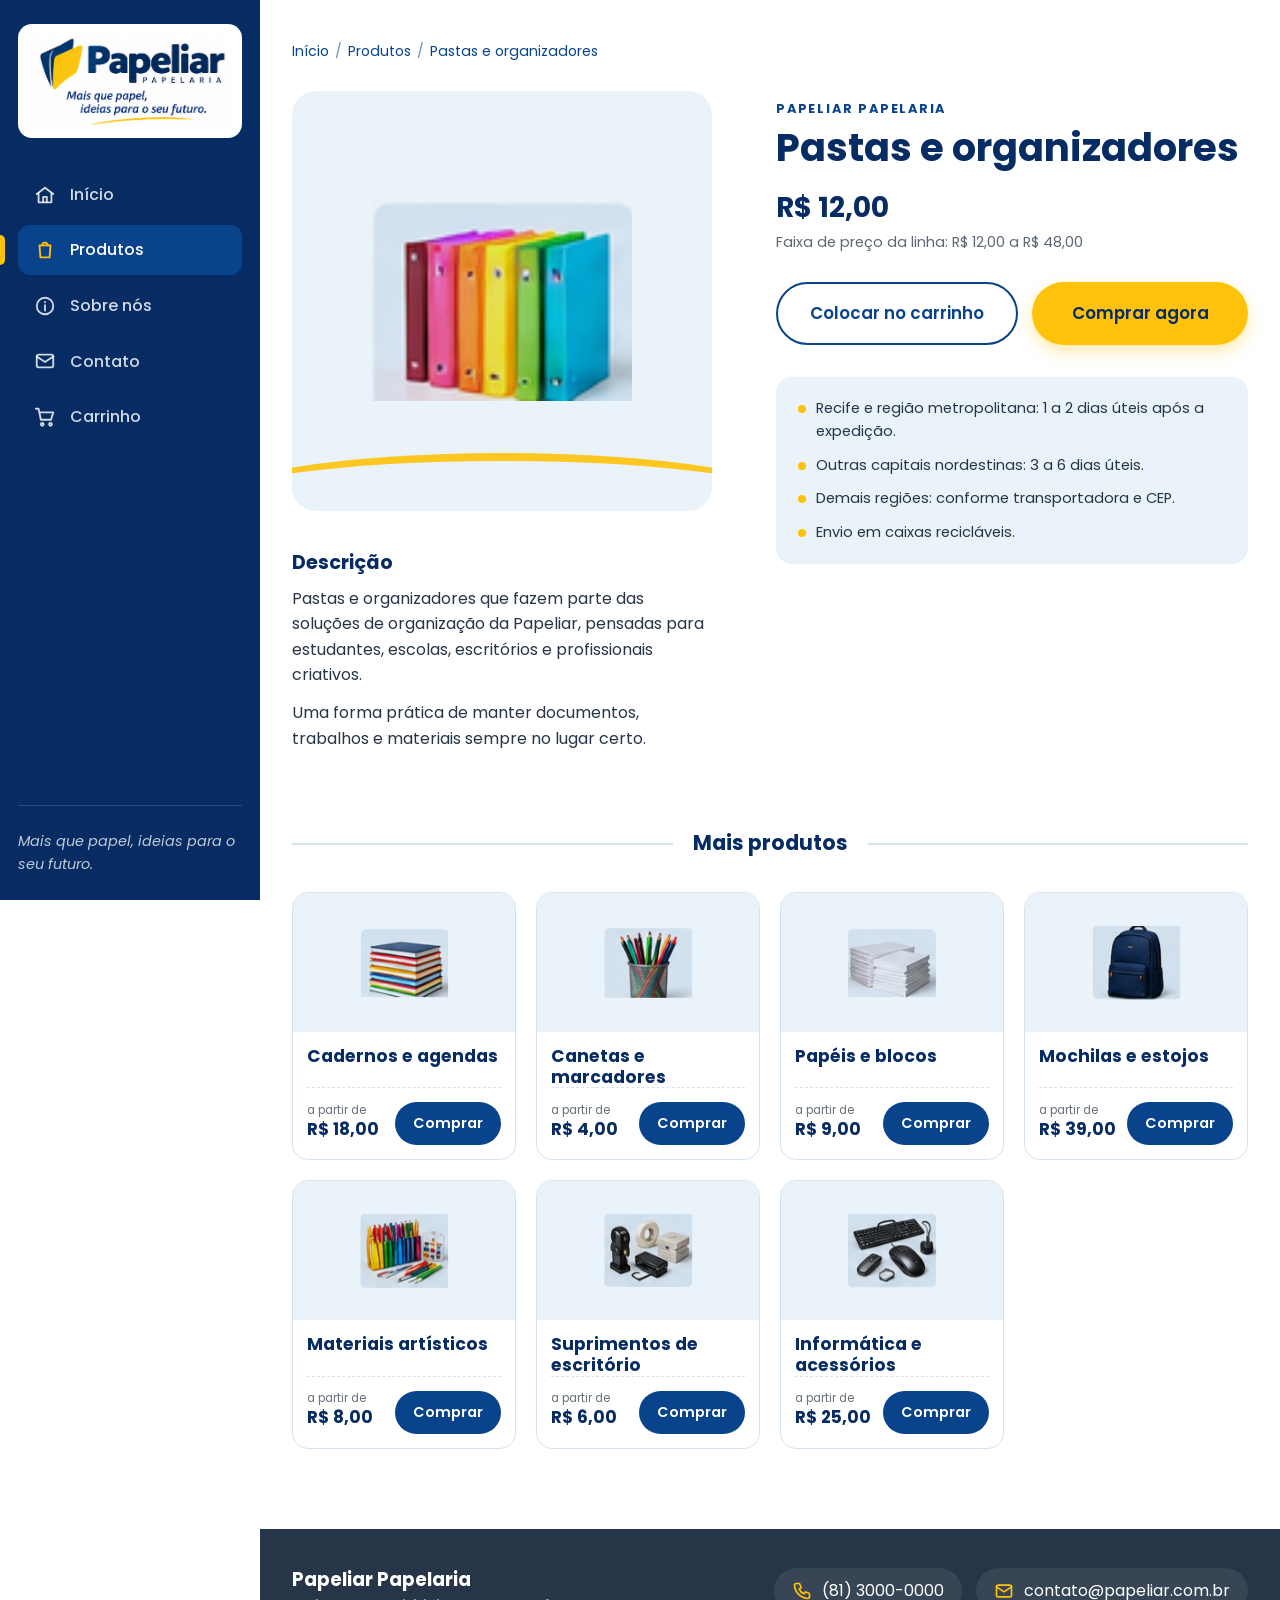
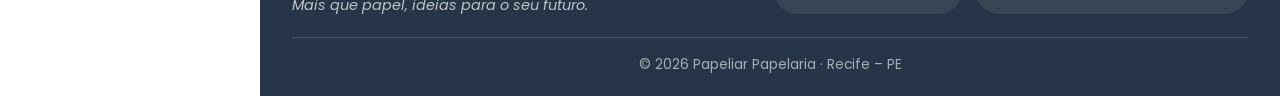
<file: produto-pastas-e-organizadores.html>
<!DOCTYPE html>
<html lang="pt-BR">
<head>
  <meta charset="UTF-8">
  <meta name="viewport" content="width=device-width, initial-scale=1.0">
  <title>Pastas e organizadores | Papeliar Papelaria</title>
  <link rel="icon" href="assets/img/logo.png">
  <link rel="preconnect" href="https://fonts.googleapis.com">
  <link rel="preconnect" href="https://fonts.gstatic.com" crossorigin>
  <link href="https://fonts.googleapis.com/css2?family=Poppins:ital,wght@0,400;0,500;0,600;0,700;1,400&display=swap" rel="stylesheet">
  <link rel="stylesheet" href="css/style.css">
</head>
<body data-page="produto" data-produto="pastas-e-organizadores">
  <main>
    <div class="container produto-pagina" id="produto-pagina"></div>
  </main>

  <script src="js/data.js"></script>
  <script src="js/cart.js"></script>
  <script src="js/layout.js"></script>
  <script src="js/produto.js"></script>
</body>
</html>
</file>
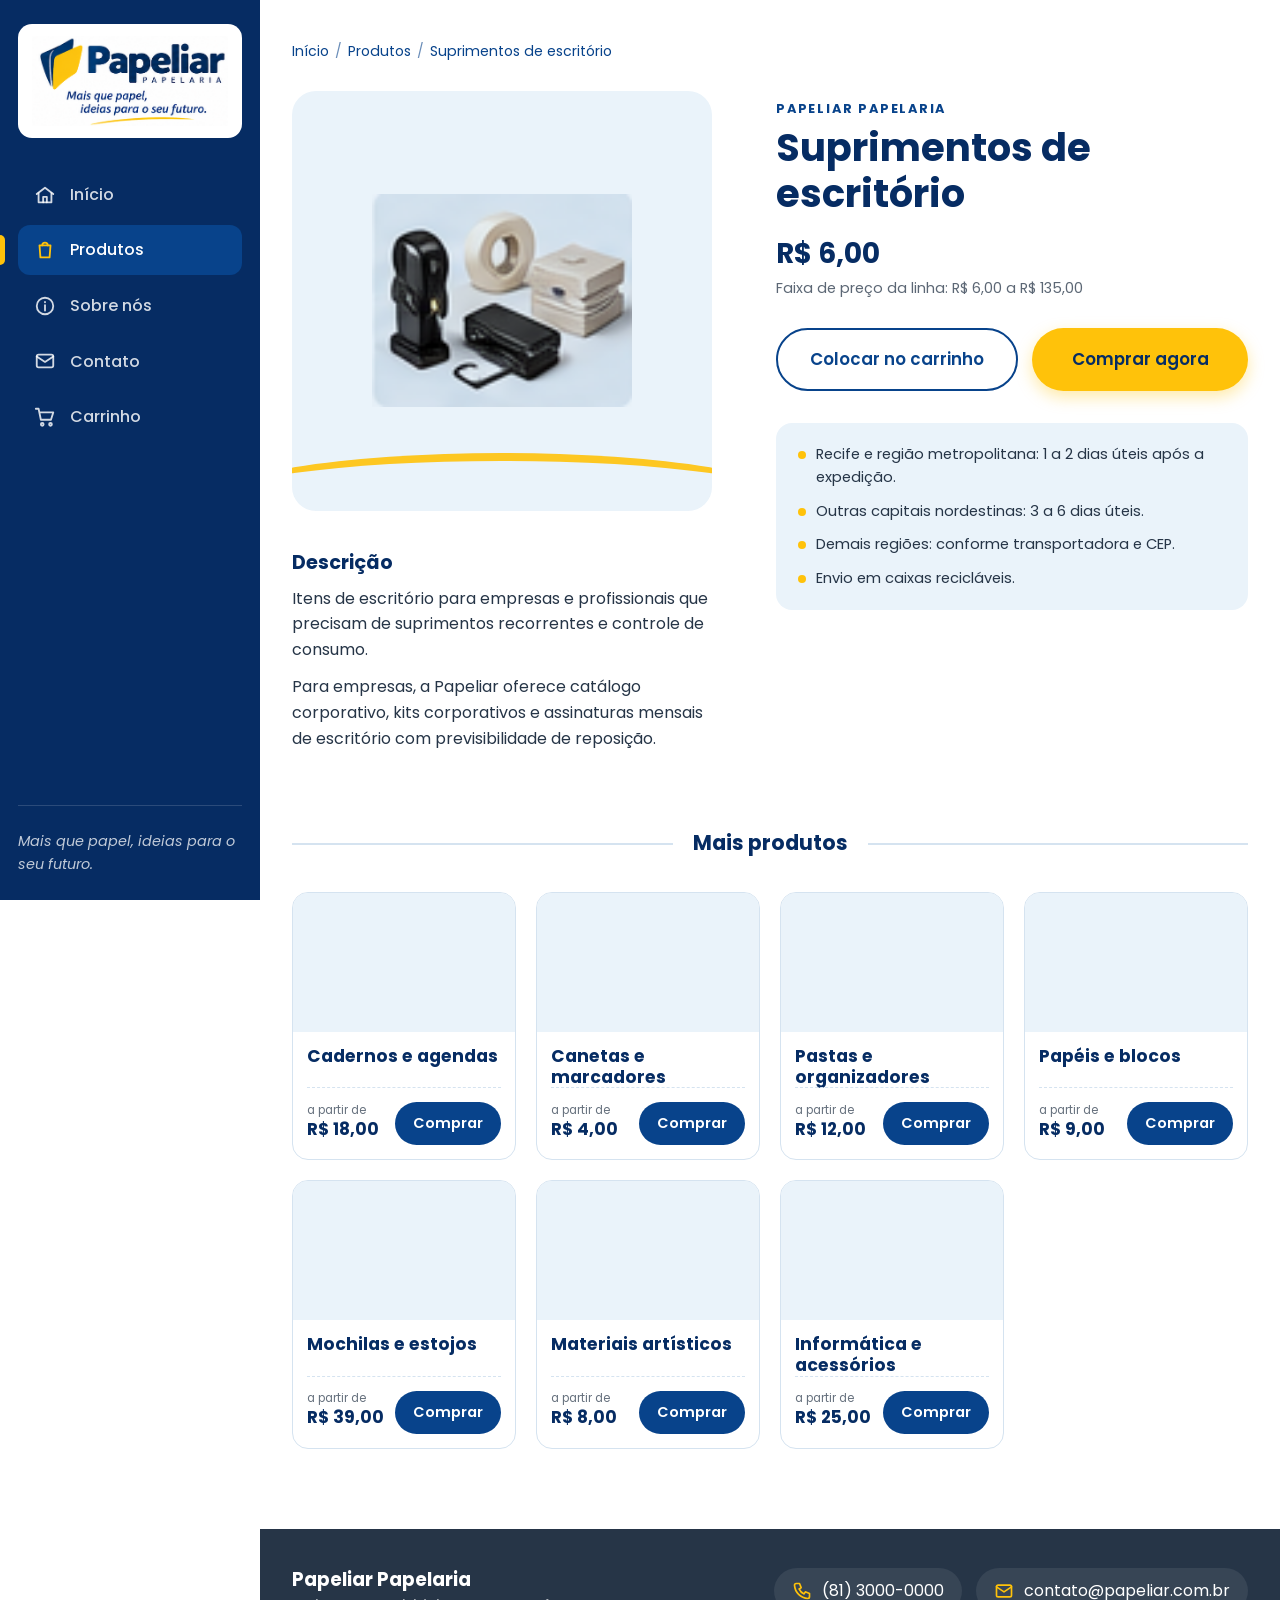
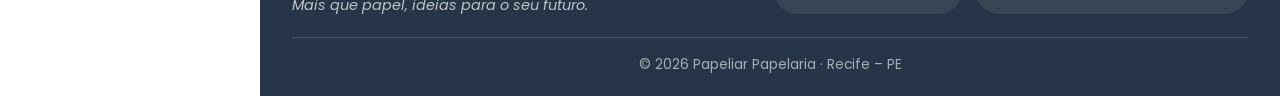
<file: produto-suprimentos-de-escritorio.html>
<!DOCTYPE html>
<html lang="pt-BR">
<head>
  <meta charset="UTF-8">
  <meta name="viewport" content="width=device-width, initial-scale=1.0">
  <title>Suprimentos de escritório | Papeliar Papelaria</title>
  <link rel="icon" href="assets/img/logo.png">
  <link rel="preconnect" href="https://fonts.googleapis.com">
  <link rel="preconnect" href="https://fonts.gstatic.com" crossorigin>
  <link href="https://fonts.googleapis.com/css2?family=Poppins:ital,wght@0,400;0,500;0,600;0,700;1,400&display=swap" rel="stylesheet">
  <link rel="stylesheet" href="css/style.css">
</head>
<body data-page="produto" data-produto="suprimentos-de-escritorio">
  <main>
    <div class="container produto-pagina" id="produto-pagina"></div>
  </main>

  <script src="js/data.js"></script>
  <script src="js/cart.js"></script>
  <script src="js/layout.js"></script>
  <script src="js/produto.js"></script>
</body>
</html>
</file>
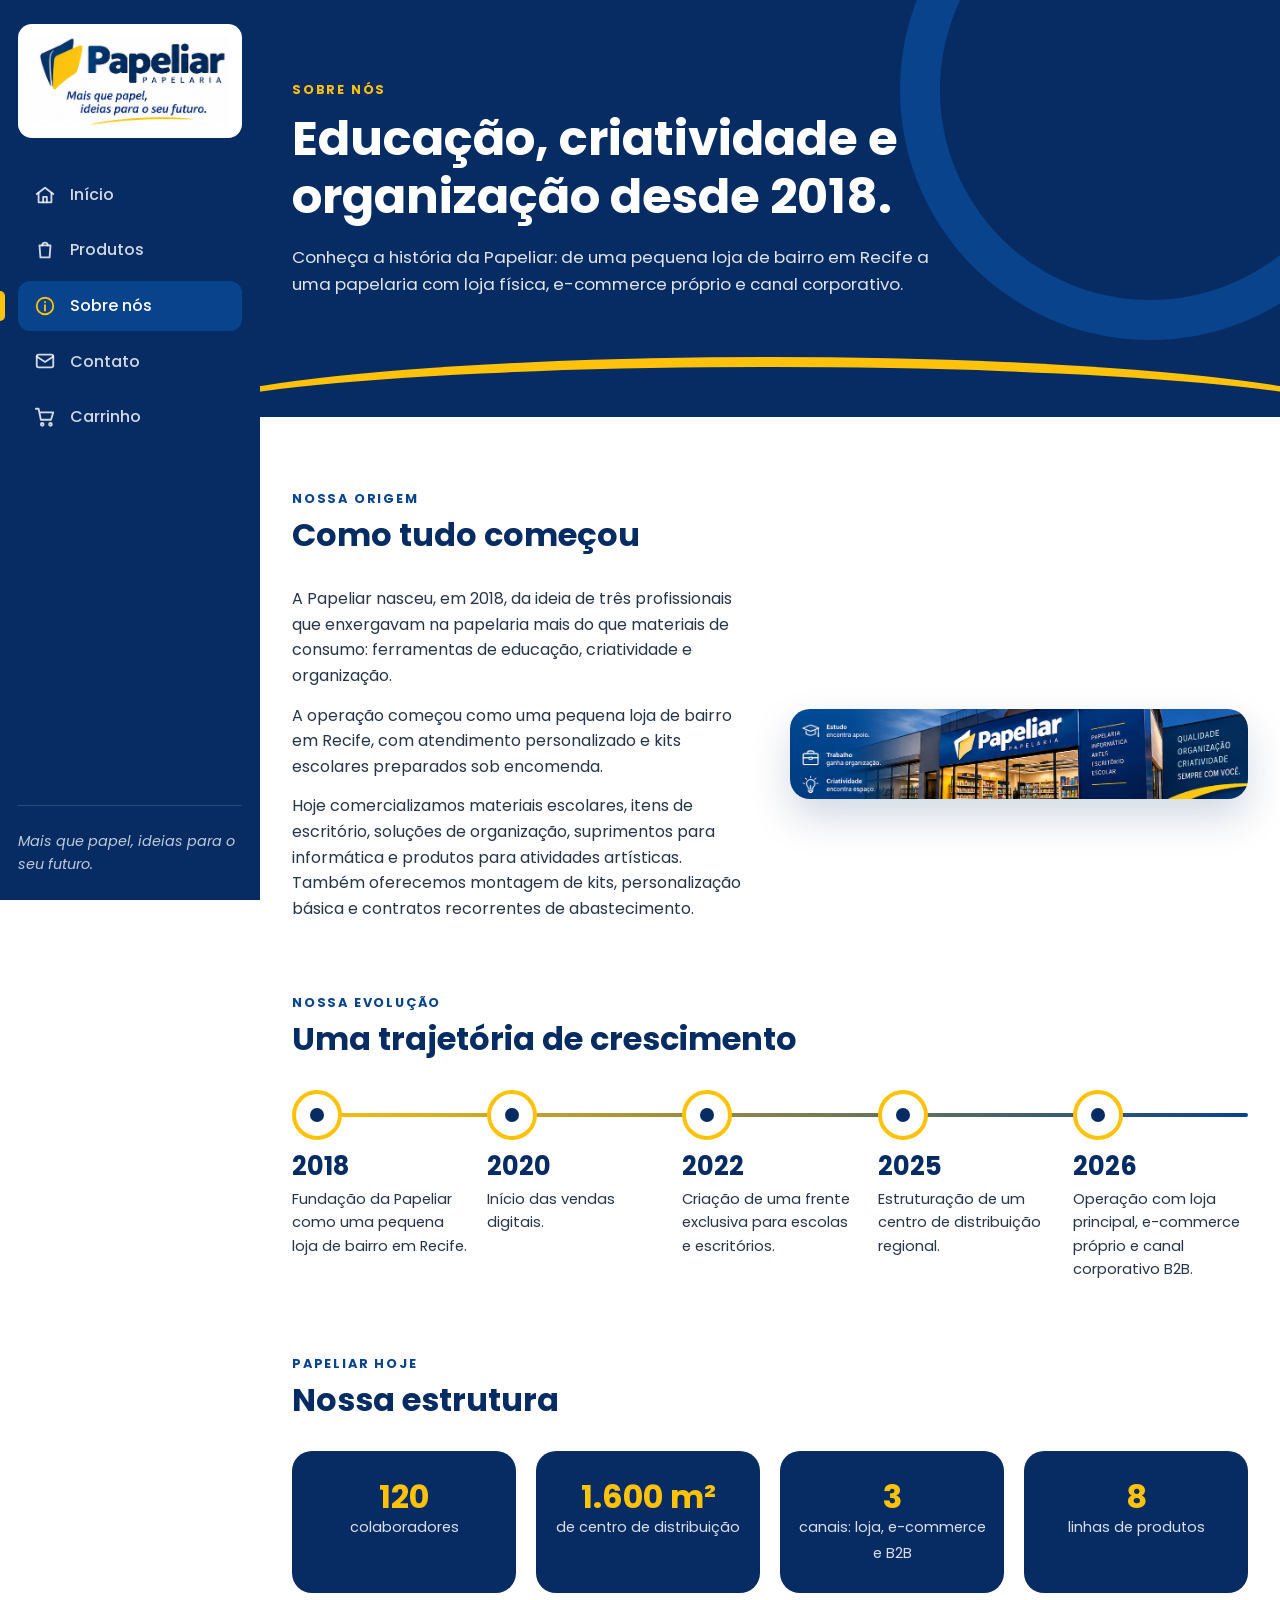
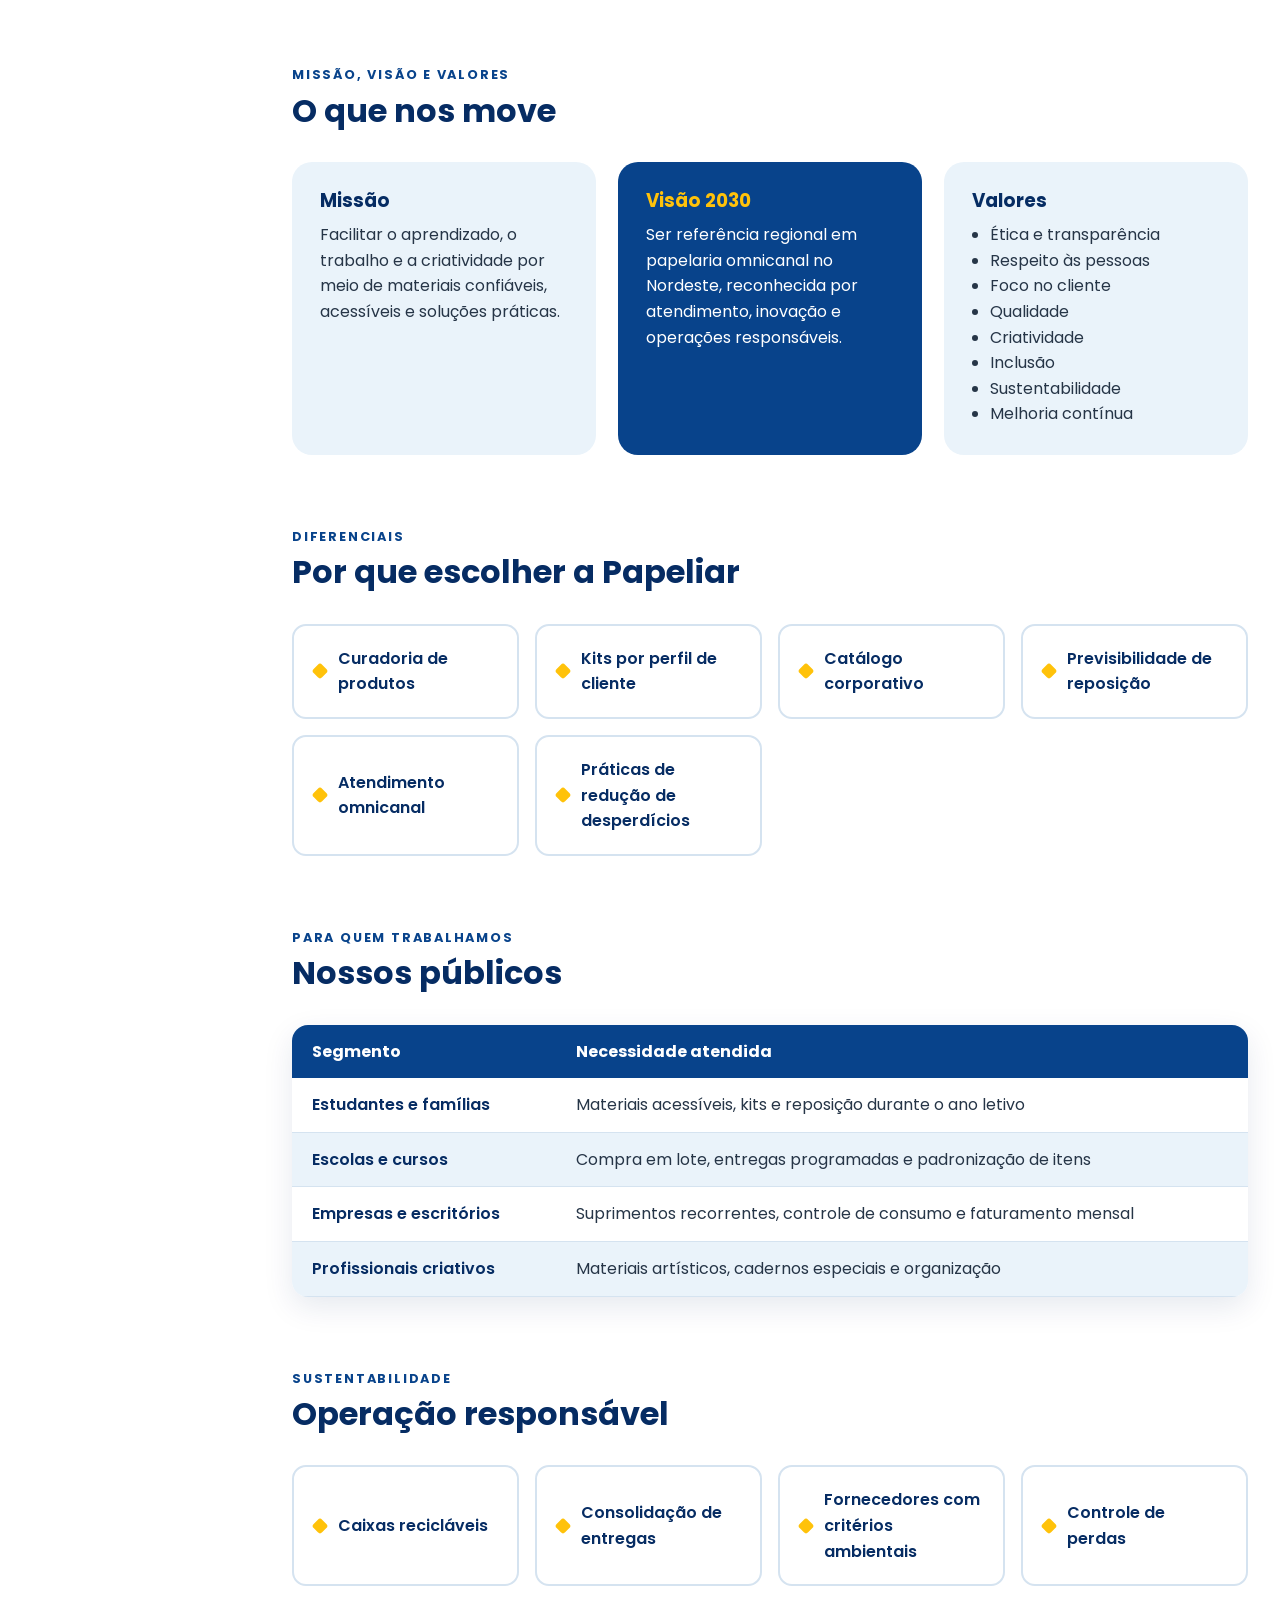
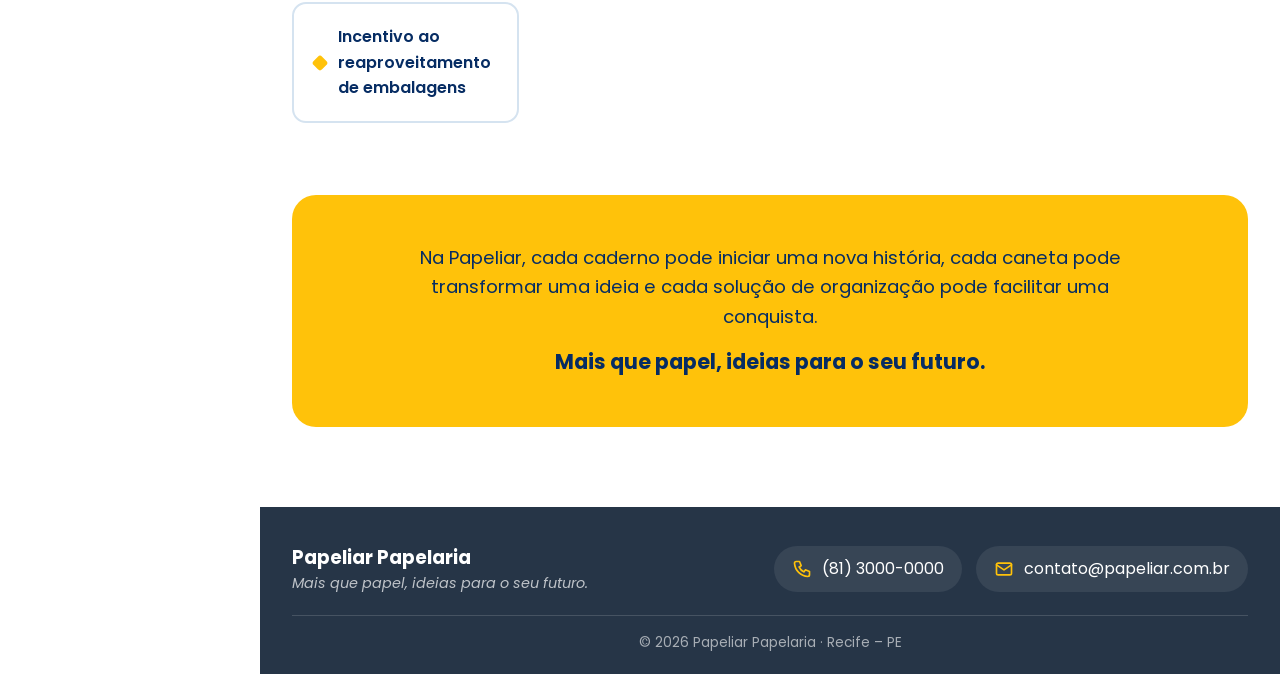
<file: sobre.html>
<!DOCTYPE html>
<html lang="pt-BR">
<head>
  <meta charset="UTF-8">
  <meta name="viewport" content="width=device-width, initial-scale=1.0">
  <title>Sobre nós | Papeliar Papelaria</title>
  <link rel="icon" href="assets/img/logo.png">
  <link rel="preconnect" href="https://fonts.googleapis.com">
  <link rel="preconnect" href="https://fonts.gstatic.com" crossorigin>
  <link href="https://fonts.googleapis.com/css2?family=Poppins:ital,wght@0,400;0,500;0,600;0,700;1,400&display=swap" rel="stylesheet">
  <link rel="stylesheet" href="css/style.css">
</head>
<body data-page="sobre">
  <main>
    <section class="sobre-hero">
      <div class="container">
        <span class="rotulo">Sobre nós</span>
        <h1>Educação, criatividade e organização desde 2018.</h1>
        <p>
          Conheça a história da Papeliar: de uma pequena loja de bairro em Recife a uma papelaria
          com loja física, e-commerce próprio e canal corporativo.
        </p>
      </div>
    </section>

    <section class="sobre-secao">
      <div class="container">
        <span class="rotulo">Nossa origem</span>
        <h2>Como tudo começou</h2>
        <div class="sobre-texto">
          <div>
            <p>
              A Papeliar nasceu, em 2018, da ideia de três profissionais que enxergavam na papelaria mais
              do que materiais de consumo: ferramentas de educação, criatividade e organização.
            </p>
            <p>
              A operação começou como uma pequena loja de bairro em Recife, com atendimento personalizado
              e kits escolares preparados sob encomenda.
            </p>
            <p>
              Hoje comercializamos materiais escolares, itens de escritório, soluções de organização,
              suprimentos para informática e produtos para atividades artísticas. Também oferecemos montagem
              de kits, personalização básica e contratos recorrentes de abastecimento.
            </p>
          </div>
          <img src="assets/img/doc/image2.png" alt="Fachada da loja Papeliar Papelaria">
        </div>
      </div>
    </section>

    <section class="sobre-secao">
      <div class="container">
        <span class="rotulo">Nossa evolução</span>
        <h2>Uma trajetória de crescimento</h2>
        <ol class="linha-tempo">
          <li><span class="ano"></span><strong>2018</strong><p>Fundação da Papeliar como uma pequena loja de bairro em Recife.</p></li>
          <li><span class="ano"></span><strong>2020</strong><p>Início das vendas digitais.</p></li>
          <li><span class="ano"></span><strong>2022</strong><p>Criação de uma frente exclusiva para escolas e escritórios.</p></li>
          <li><span class="ano"></span><strong>2025</strong><p>Estruturação de um centro de distribuição regional.</p></li>
          <li><span class="ano"></span><strong>2026</strong><p>Operação com loja principal, e-commerce próprio e canal corporativo B2B.</p></li>
        </ol>
      </div>
    </section>

    <section class="sobre-secao">
      <div class="container">
        <span class="rotulo">Papeliar hoje</span>
        <h2>Nossa estrutura</h2>
        <div class="numeros">
          <div class="numero-item"><strong>120</strong><span>colaboradores</span></div>
          <div class="numero-item"><strong>1.600 m²</strong><span>de centro de distribuição</span></div>
          <div class="numero-item"><strong>3</strong><span>canais: loja, e-commerce e B2B</span></div>
          <div class="numero-item"><strong>8</strong><span>linhas de produtos</span></div>
        </div>
      </div>
    </section>

    <section class="sobre-secao">
      <div class="container">
        <span class="rotulo">Missão, visão e valores</span>
        <h2>O que nos move</h2>
        <div class="pilares-sobre">
          <div class="pilar-sobre">
            <h3>Missão</h3>
            <p>Facilitar o aprendizado, o trabalho e a criatividade por meio de materiais confiáveis, acessíveis e soluções práticas.</p>
          </div>
          <div class="pilar-sobre">
            <h3>Visão 2030</h3>
            <p>Ser referência regional em papelaria omnicanal no Nordeste, reconhecida por atendimento, inovação e operações responsáveis.</p>
          </div>
          <div class="pilar-sobre">
            <h3>Valores</h3>
            <ul>
              <li>Ética e transparência</li>
              <li>Respeito às pessoas</li>
              <li>Foco no cliente</li>
              <li>Qualidade</li>
              <li>Criatividade</li>
              <li>Inclusão</li>
              <li>Sustentabilidade</li>
              <li>Melhoria contínua</li>
            </ul>
          </div>
        </div>
      </div>
    </section>

    <section class="sobre-secao">
      <div class="container">
        <span class="rotulo">Diferenciais</span>
        <h2>Por que escolher a Papeliar</h2>
        <ul class="diferenciais">
          <li>Curadoria de produtos</li>
          <li>Kits por perfil de cliente</li>
          <li>Catálogo corporativo</li>
          <li>Previsibilidade de reposição</li>
          <li>Atendimento omnicanal</li>
          <li>Práticas de redução de desperdícios</li>
        </ul>
      </div>
    </section>

    <section class="sobre-secao">
      <div class="container">
        <span class="rotulo">Para quem trabalhamos</span>
        <h2>Nossos públicos</h2>
        <table class="tabela-publicos">
          <thead><tr><th>Segmento</th><th>Necessidade atendida</th></tr></thead>
          <tbody>
            <tr><td>Estudantes e famílias</td><td>Materiais acessíveis, kits e reposição durante o ano letivo</td></tr>
            <tr><td>Escolas e cursos</td><td>Compra em lote, entregas programadas e padronização de itens</td></tr>
            <tr><td>Empresas e escritórios</td><td>Suprimentos recorrentes, controle de consumo e faturamento mensal</td></tr>
            <tr><td>Profissionais criativos</td><td>Materiais artísticos, cadernos especiais e organização</td></tr>
          </tbody>
        </table>
      </div>
    </section>

    <section class="sobre-secao">
      <div class="container">
        <span class="rotulo">Sustentabilidade</span>
        <h2>Operação responsável</h2>
        <ul class="diferenciais">
          <li>Caixas recicláveis</li>
          <li>Consolidação de entregas</li>
          <li>Fornecedores com critérios ambientais</li>
          <li>Controle de perdas</li>
          <li>Incentivo ao reaproveitamento de embalagens</li>
        </ul>

        <div class="mensagem-final">
          <p>
            Na Papeliar, cada caderno pode iniciar uma nova história, cada caneta pode transformar uma ideia
            e cada solução de organização pode facilitar uma conquista.
          </p>
          <strong>Mais que papel, ideias para o seu futuro.</strong>
        </div>
      </div>
    </section>
  </main>

  <script src="js/data.js"></script>
  <script src="js/cart.js"></script>
  <script src="js/layout.js"></script>
</body>
</html>
</file>
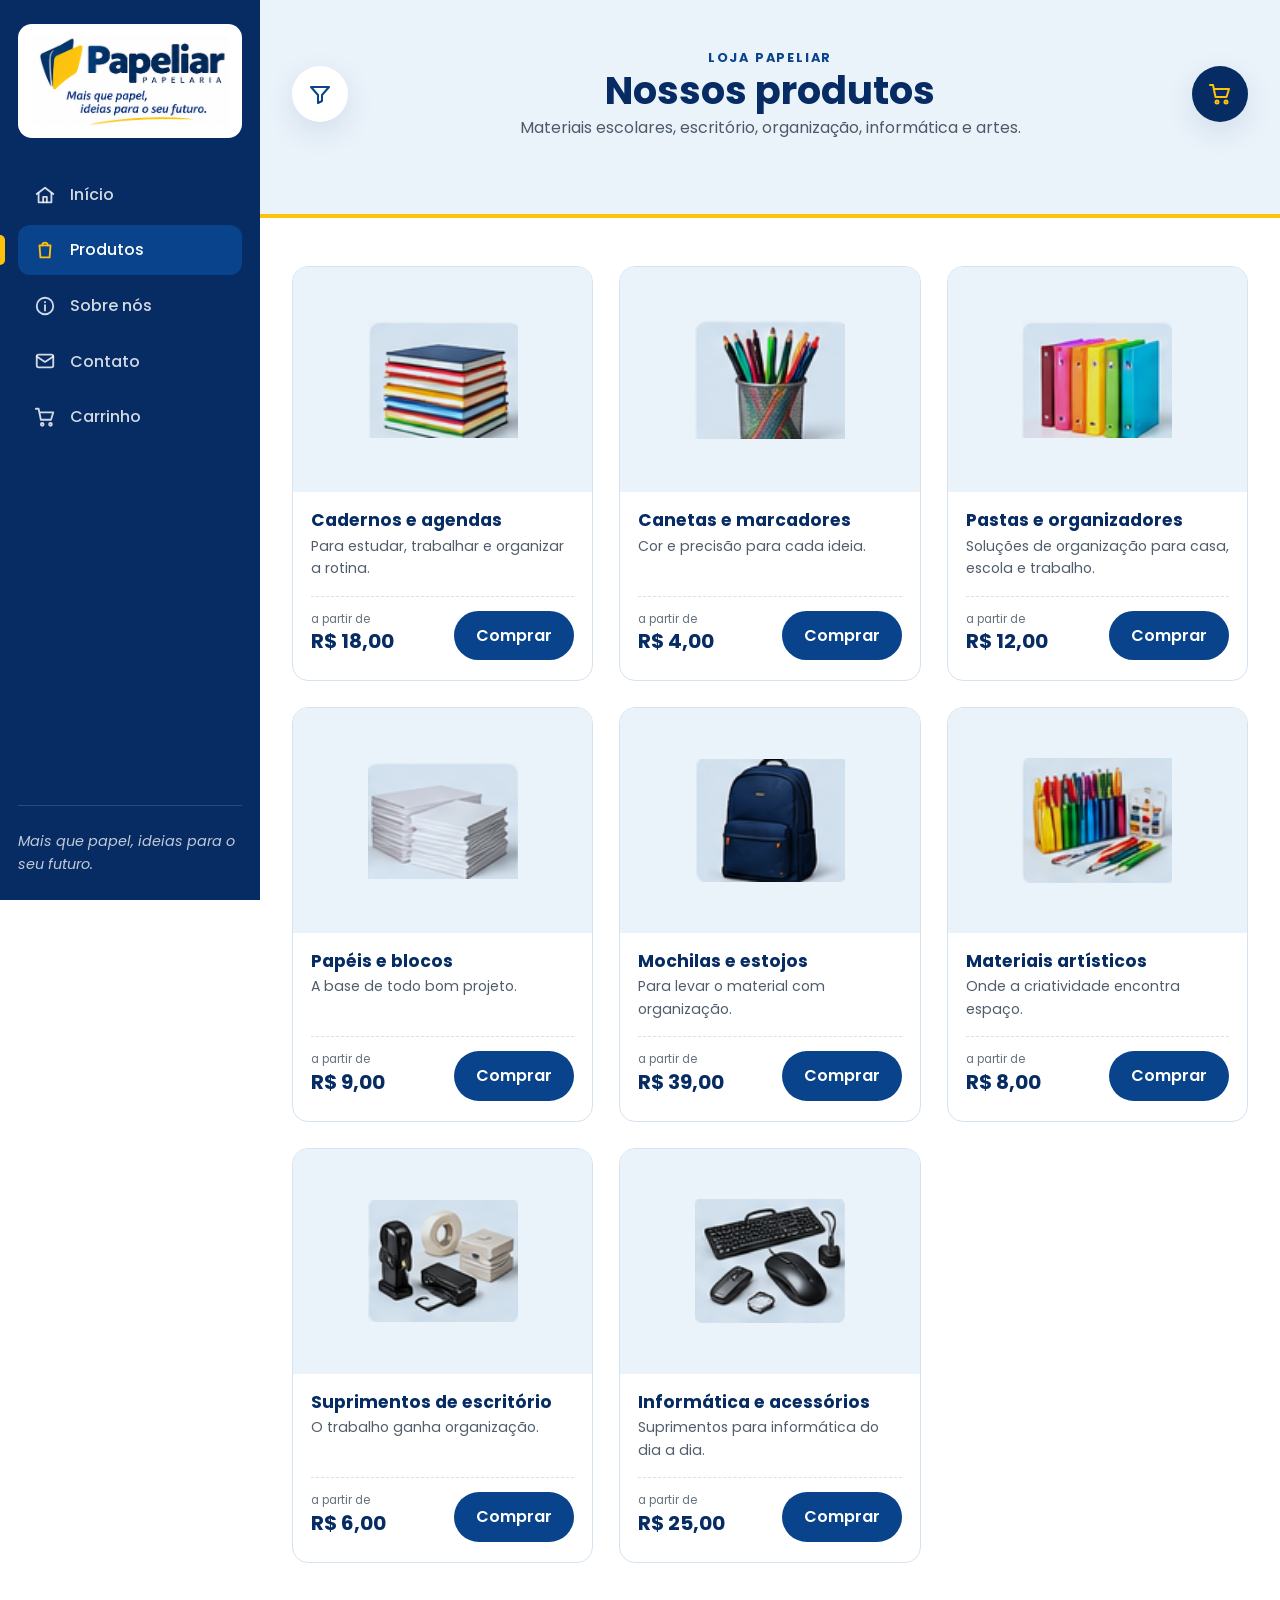
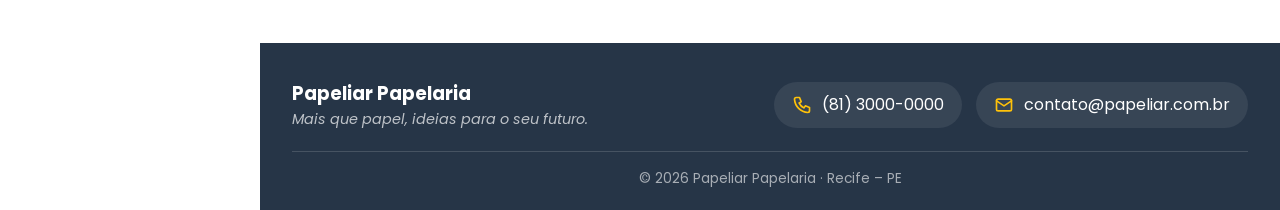
<file: vendas.html>
<!DOCTYPE html>
<html lang="pt-BR">
<head>
  <meta charset="UTF-8">
  <meta name="viewport" content="width=device-width, initial-scale=1.0">
  <title>Produtos | Papeliar Papelaria</title>
  <link rel="icon" href="assets/img/logo.png">
  <link rel="preconnect" href="https://fonts.googleapis.com">
  <link rel="preconnect" href="https://fonts.gstatic.com" crossorigin>
  <link href="https://fonts.googleapis.com/css2?family=Poppins:ital,wght@0,400;0,500;0,600;0,700;1,400&display=swap" rel="stylesheet">
  <link rel="stylesheet" href="css/style.css">
</head>
<body data-page="vendas">
  <main>
    <section class="vendas-topo">
      <div class="container">
        <div class="vendas-barra">
          <div class="filtro">
            <button class="botao-icone" id="botao-filtro" aria-label="Filtrar por preço" aria-haspopup="true" aria-expanded="false" aria-controls="filtro-opcoes" title="Filtrar por preço">
              <svg viewBox="0 0 24 24"><path d="M3 5h18l-7 8v6l-4 2v-8L3 5Z"/></svg>
            </button>
            <ul class="filtro-opcoes" id="filtro-opcoes" role="menu" hidden>
              <li><button role="menuitemradio" aria-checked="false" data-ordem="crescente">Menor para maior preço</button></li>
              <li><button role="menuitemradio" aria-checked="false" data-ordem="decrescente">Maior para menor preço</button></li>
              <li><button role="menuitemradio" aria-checked="true" data-ordem="padrao">Ordem padrão</button></li>
            </ul>
          </div>

          <div class="vendas-titulo">
            <span class="rotulo">Loja Papeliar</span>
            <h1>Nossos produtos</h1>
            <p>Materiais escolares, escritório, organização, informática e artes.</p>
          </div>

          <a href="carrinho.html" class="botao-icone carrinho" aria-label="Ir para o carrinho" title="Carrinho">
            <svg viewBox="0 0 24 24"><circle cx="9" cy="20" r="1.5"/><circle cx="18" cy="20" r="1.5"/><path d="M2 3h3l2.5 12h11L21 7H6.2"/></svg>
            <span class="contador" data-contador-carrinho hidden>0</span>
          </a>
        </div>
        <p class="filtro-estado" id="filtro-estado" aria-live="polite"></p>
      </div>
    </section>

    <div class="container">
      <div class="vendas-grade" id="vendas-grade"></div>
    </div>
  </main>

  <script src="js/data.js"></script>
  <script src="js/cart.js"></script>
  <script src="js/layout.js"></script>
  <script src="js/vendas.js"></script>
</body>
</html>
</file>
<file: css/style.css>
/* =========================================================
   Papeliar Papelaria — estilos do site
   Paleta oficial (Papeliar_Paleta_Hex.txt)
   ========================================================= */
:root {
  --marinho: #062C63;
  --azul: #08438B;
  --amarelo: #FFC20A;
  --branco: #FFFFFF;
  --azul-claro: #EAF3FA;
  --grafite: #263547;

  --borda: #D5E3F0;
  --sombra: 0 10px 30px rgba(6, 44, 99, 0.10);
  --sombra-forte: 0 18px 40px rgba(6, 44, 99, 0.18);
  --raio: 16px;
  --largura-menu: 260px;
  --fonte: 'Poppins', 'Segoe UI', system-ui, -apple-system, sans-serif;
}

* { box-sizing: border-box; margin: 0; padding: 0; }

html { scroll-behavior: smooth; }

body {
  font-family: var(--fonte);
  color: var(--grafite);
  background: var(--branco);
  line-height: 1.6;
  padding-left: var(--largura-menu);
  min-height: 100vh;
  display: flex;
  flex-direction: column;
}

main { flex: 1; }

img { max-width: 100%; display: block; }
a { color: inherit; text-decoration: none; }
button, input, textarea, select { font: inherit; color: inherit; }
svg { width: 22px; height: 22px; fill: none; stroke: currentColor; stroke-width: 2; stroke-linecap: round; stroke-linejoin: round; flex-shrink: 0; }

:focus-visible { outline: 3px solid var(--amarelo); outline-offset: 2px; }

.container { width: min(1120px, 100% - 64px); margin-inline: auto; }

h1, h2, h3 { color: var(--marinho); line-height: 1.2; }

.rotulo {
  display: block;
  font-size: 0.8rem;
  font-weight: 700;
  letter-spacing: 0.14em;
  text-transform: uppercase;
  color: var(--azul);
}

.sublinhado-amarelo { position: relative; display: inline-block; }
.sublinhado-amarelo::after {
  content: '';
  position: absolute;
  left: 0; right: 0; bottom: -6px;
  height: 5px;
  border-radius: 999px;
  background: var(--amarelo);
}

/* ---------- Botões ---------- */
.botao {
  display: inline-flex;
  align-items: center;
  justify-content: center;
  gap: 8px;
  padding: 12px 24px;
  border: 2px solid transparent;
  border-radius: 999px;
  font-weight: 600;
  cursor: pointer;
  transition: transform .15s, background .2s, color .2s, box-shadow .2s;
  white-space: nowrap;
}
.botao:hover { transform: translateY(-2px); }
.botao:active { transform: translateY(0); }
.botao-primario { background: var(--amarelo); color: var(--marinho); box-shadow: 0 6px 16px rgba(255, 194, 10, .35); }
.botao-primario:hover { background: #ffcd33; }
.botao-azul { background: var(--azul); color: var(--branco); }
.botao-azul:hover { background: var(--marinho); }
.botao-contorno { background: transparent; border-color: var(--azul); color: var(--azul); }
.botao-contorno:hover { background: var(--azul); color: var(--branco); }
.botao-grande { padding: 16px 32px; font-size: 1.05rem; }
.botao-bloco { width: 100%; }

/* =========================================================
   Menu lateral
   ========================================================= */
.menu-lateral {
  position: fixed;
  inset: 0 auto 0 0;
  width: var(--largura-menu);
  background: var(--marinho);
  color: var(--branco);
  display: flex;
  flex-direction: column;
  padding: 24px 18px;
  z-index: 50;
  transition: transform .3s ease;
}
.menu-logo {
  display: block;
  background: var(--branco);
  border-radius: 14px;
  padding: 12px 14px;
  margin-bottom: 32px;
}
.menu-lateral ul { list-style: none; display: grid; gap: 6px; }
.menu-lateral nav a {
  display: flex;
  align-items: center;
  gap: 14px;
  padding: 12px 16px;
  border-radius: 12px;
  font-weight: 500;
  color: rgba(255, 255, 255, .82);
  transition: background .2s, color .2s;
  position: relative;
}
.menu-lateral nav a:hover { background: rgba(255, 255, 255, .08); color: var(--branco); }
.menu-lateral nav a.ativo { background: var(--azul); color: var(--branco); }
.menu-lateral nav a.ativo::before {
  content: '';
  position: absolute;
  left: -18px; top: 10px; bottom: 10px;
  width: 5px;
  border-radius: 0 6px 6px 0;
  background: var(--amarelo);
}
.menu-lateral nav a.ativo .icone { color: var(--amarelo); }
.icone { display: inline-flex; }
.contador {
  margin-left: auto;
  min-width: 22px;
  height: 22px;
  padding: 0 6px;
  border-radius: 999px;
  background: var(--amarelo);
  color: var(--marinho);
  font-size: .75rem;
  font-weight: 700;
  display: inline-grid;
  place-items: center;
}
.contador[hidden] { display: none; }
.menu-rodape { margin-top: auto; padding-top: 24px; border-top: 1px solid rgba(255, 255, 255, .15); }
.menu-slogan { font-style: italic; font-size: .9rem; color: rgba(255, 255, 255, .75); }

.barra-topo, .menu-fundo { display: none; }

/* =========================================================
   Rodapé
   ========================================================= */
.rodape {
  background: var(--grafite);
  color: var(--branco);
  padding: 36px 0 20px;
  margin-top: 80px;
}
.rodape-conteudo {
  width: min(1120px, 100% - 64px);
  margin-inline: auto;
  display: flex;
  flex-wrap: wrap;
  align-items: center;
  justify-content: space-between;
  gap: 24px;
  padding-bottom: 20px;
  border-bottom: 1px solid rgba(255, 255, 255, .15);
}
.rodape-marca { display: grid; }
.rodape-marca strong { font-size: 1.15rem; }
.rodape-marca span { color: rgba(255, 255, 255, .7); font-style: italic; font-size: .9rem; }
.rodape-contato { display: flex; flex-wrap: wrap; gap: 14px; }
.rodape-contato a {
  display: inline-flex;
  align-items: center;
  gap: 10px;
  padding: 10px 18px;
  border-radius: 999px;
  background: rgba(255, 255, 255, .08);
  transition: background .2s;
}
.rodape-contato a:hover { background: rgba(255, 255, 255, .16); }
.rodape-contato svg { color: var(--amarelo); width: 20px; height: 20px; }
.rodape-copy { text-align: center; padding-top: 16px; font-size: .85rem; color: rgba(255, 255, 255, .6); }

/* Aviso flutuante (ex.: produto adicionado) */
.aviso {
  position: fixed;
  bottom: 24px;
  left: 50%;
  transform: translate(-50%, 140%);
  background: var(--marinho);
  color: var(--branco);
  padding: 14px 24px;
  border-radius: 999px;
  border-left: 6px solid var(--amarelo);
  box-shadow: var(--sombra-forte);
  font-weight: 500;
  z-index: 100;
  transition: transform .3s ease;
}
.aviso.visivel { transform: translate(-50%, 0); }

/* =========================================================
   Página inicial
   ========================================================= */
.inicio-hero {
  position: relative;
  min-height: 460px;
  display: flex;
  align-items: center;
  color: var(--branco);
  background:
    linear-gradient(90deg, rgba(6, 44, 99, .97) 0%, rgba(6, 44, 99, .9) 50%, rgba(8, 67, 139, .3) 100%),
    url('../assets/img/doc/image2.png') right center / cover no-repeat;
  overflow: hidden;
}
.inicio-hero::after {
  content: '';
  position: absolute;
  right: -10%; bottom: -60px;
  width: 70%; height: 120px;
  border-top: 10px solid var(--amarelo);
  border-radius: 50% 50% 0 0;
}
.inicio-hero .container { position: relative; z-index: 1; padding: 64px 0; }
.inicio-hero .rotulo { color: var(--amarelo); }
.inicio-hero h1 { color: var(--branco); font-size: clamp(2rem, 4vw, 3.2rem); margin: 12px 0 18px; max-width: 640px; }
.inicio-hero h1 em { color: var(--amarelo); font-style: normal; }
.inicio-hero p { max-width: 580px; font-size: 1.08rem; color: rgba(255, 255, 255, .9); }
.inicio-hero .botoes { display: flex; flex-wrap: wrap; gap: 14px; margin-top: 30px; }
.inicio-hero .botao-contorno { border-color: var(--branco); color: var(--branco); }
.inicio-hero .botao-contorno:hover { background: var(--branco); color: var(--marinho); }

.pilares {
  display: grid;
  grid-template-columns: repeat(3, 1fr);
  gap: 20px;
  margin-top: -48px;
  position: relative;
  z-index: 2;
}
.pilar {
  background: var(--branco);
  border-radius: var(--raio);
  padding: 24px;
  box-shadow: var(--sombra);
  border-bottom: 4px solid var(--amarelo);
}
.pilar strong { display: block; color: var(--marinho); font-size: 1.1rem; }

.destaques { padding: 80px 0 0; }
.destaques-cabecalho { margin-bottom: 32px; }
.destaques-cabecalho h2 { font-size: clamp(1.6rem, 3vw, 2.2rem); margin-top: 6px; }
.destaques-painel {
  display: grid;
  grid-template-columns: 1fr 260px;
  gap: 28px;
  align-items: stretch;
}
.destaques-grade {
  display: grid;
  grid-template-columns: repeat(2, 1fr);
  gap: 24px;
}
.destaque {
  background: var(--azul-claro);
  border-radius: 20px;
  padding: 32px 24px 28px;
  text-align: center;
  border-bottom: 5px solid var(--amarelo);
  transition: transform .2s, box-shadow .2s;
}
.destaque:hover { transform: translateY(-4px); box-shadow: var(--sombra); }
.destaque img { width: 180px; height: 160px; object-fit: contain; margin: 0 auto 18px; mix-blend-mode: multiply; }
.destaque h3 { font-size: 1.25rem; }
.destaque p { font-size: .95rem; margin: 4px 0 10px; }
.destaque span { font-size: 1rem; color: var(--azul); font-weight: 700; }
.destaques-chamada {
  background: var(--marinho);
  color: var(--branco);
  border-radius: var(--raio);
  padding: 32px 26px;
  display: flex;
  flex-direction: column;
  justify-content: center;
  gap: 18px;
  position: relative;
  overflow: hidden;
}
.destaques-chamada::before {
  content: '';
  position: absolute;
  width: 180px; height: 180px;
  border-radius: 50%;
  border: 14px solid var(--amarelo);
  opacity: .25;
  top: -60px; right: -60px;
}
.destaques-chamada > * { position: relative; z-index: 1; }
.destaques-chamada h3 { color: var(--branco); font-size: 1.4rem; }
.destaques-chamada p { color: rgba(255, 255, 255, .8); font-size: .95rem; }

/* =========================================================
   Página de vendas
   ========================================================= */
.vendas-topo {
  background: var(--azul-claro);
  padding: 48px 0 40px;
  border-bottom: 4px solid var(--amarelo);
}
.vendas-barra {
  display: flex;
  align-items: center;
  justify-content: space-between;
  gap: 16px;
}
.vendas-titulo { text-align: center; }
.vendas-titulo h1 { font-size: clamp(1.7rem, 3vw, 2.4rem); }
.vendas-titulo p { color: var(--grafite); opacity: .8; }

.botao-icone {
  position: relative;
  width: 56px; height: 56px;
  border-radius: 50%;
  border: none;
  display: grid;
  place-items: center;
  cursor: pointer;
  background: var(--branco);
  color: var(--azul);
  box-shadow: var(--sombra);
  transition: background .2s, color .2s, transform .15s;
}
.botao-icone:hover { background: var(--azul); color: var(--branco); transform: translateY(-2px); }
.botao-icone svg { width: 24px; height: 24px; }
.botao-icone .contador { position: absolute; top: -4px; right: -4px; margin: 0; }
.botao-icone.carrinho { background: var(--marinho); color: var(--amarelo); }
.botao-icone.carrinho:hover { background: var(--azul); }

.filtro { position: relative; }
.filtro-opcoes {
  position: absolute;
  top: calc(100% + 10px);
  left: 0;
  min-width: 230px;
  background: var(--branco);
  border-radius: 14px;
  box-shadow: var(--sombra-forte);
  padding: 8px;
  z-index: 10;
  list-style: none;
}
.filtro-opcoes[hidden] { display: none; }
.filtro-opcoes button {
  width: 100%;
  text-align: left;
  border: none;
  background: none;
  padding: 10px 14px;
  border-radius: 10px;
  cursor: pointer;
}
.filtro-opcoes button:hover { background: var(--azul-claro); }
.filtro-opcoes button[aria-checked="true"] { background: var(--azul); color: var(--branco); font-weight: 600; }
.filtro-estado { text-align: center; margin-top: 14px; font-size: .9rem; color: var(--azul); font-weight: 600; min-height: 1.4em; }

.vendas-grade {
  display: grid;
  grid-template-columns: repeat(auto-fill, minmax(240px, 1fr));
  gap: 26px;
  padding-top: 48px;
}
.cartao-produto {
  background: var(--branco);
  border: 1px solid var(--borda);
  border-radius: var(--raio);
  overflow: hidden;
  display: flex;
  flex-direction: column;
  transition: box-shadow .2s, transform .2s, border-color .2s;
}
.cartao-produto:hover { box-shadow: var(--sombra-forte); transform: translateY(-4px); border-color: transparent; }
.cartao-produto .foto {
  background: var(--azul-claro);
  aspect-ratio: 4 / 3;
  display: grid;
  place-items: center;
}
.cartao-produto .foto img { width: 55%; max-width: 150px; mix-blend-mode: multiply; }
.cartao-produto .info { padding: 18px 18px 20px; display: flex; flex-direction: column; flex: 1; }
.cartao-produto h2 { font-size: 1.08rem; }
.cartao-produto .resumo { font-size: .88rem; opacity: .8; margin: 4px 0 16px; }
.cartao-produto .compra {
  margin-top: auto;
  display: flex;
  align-items: center;
  justify-content: space-between;
  gap: 10px;
  padding-top: 14px;
  border-top: 1px dashed var(--borda);
}
.cartao-produto .preco small { display: block; font-size: .72rem; opacity: .7; line-height: 1; }
.cartao-produto .preco strong { font-size: 1.25rem; color: var(--marinho); }
.cartao-produto .botao { padding: 10px 20px; }

/* =========================================================
   Página de produto
   ========================================================= */
.produto-pagina { padding-top: 40px; }
.trilha { font-size: .88rem; margin-bottom: 28px; color: var(--azul); }
.trilha a:hover { text-decoration: underline; }
.trilha span { opacity: .6; margin: 0 6px; }

.produto-detalhe {
  display: grid;
  grid-template-columns: minmax(0, 420px) minmax(0, 1fr);
  gap: 64px;
  align-items: start;
}
.produto-foto {
  width: 100%;
  max-width: 420px;
  aspect-ratio: 1;
  background: var(--azul-claro);
  border-radius: 24px;
  display: grid;
  place-items: center;
  position: relative;
  overflow: hidden;
}
.produto-foto::after {
  content: '';
  position: absolute;
  inset: auto -20% -40px -20%;
  height: 90px;
  border-top: 8px solid var(--amarelo);
  border-radius: 50% 50% 0 0;
  opacity: .9;
}
.produto-foto img { width: 62%; mix-blend-mode: multiply; position: relative; z-index: 1; }
.produto-descricao { margin-top: 40px; }
.produto-descricao h2 { font-size: 1.2rem; margin-bottom: 12px; }
.produto-descricao p + p { margin-top: 12px; }

.produto-compra {
  position: sticky;
  top: 32px;
  padding: 8px 0;
}
.produto-compra h1 { font-size: clamp(1.8rem, 3vw, 2.4rem); margin: 6px 0 20px; }
.produto-preco { font-size: 28px; font-weight: 700; color: var(--marinho); line-height: 1.2; }
.produto-faixa { font-size: .9rem; opacity: .75; margin: 6px 0 28px; }
.produto-botoes { display: flex; gap: 14px; }
.produto-botoes .botao { flex: 1; }
.produto-infos {
  list-style: none;
  margin-top: 32px;
  padding: 20px 22px;
  border-radius: var(--raio);
  background: var(--azul-claro);
  display: grid;
  gap: 10px;
  font-size: .92rem;
}
.produto-infos li { display: flex; gap: 10px; }
.produto-infos li::before { content: ''; flex-shrink: 0; width: 8px; height: 8px; margin-top: 8px; border-radius: 50%; background: var(--amarelo); }

.divisor-titulo {
  display: flex;
  align-items: center;
  gap: 20px;
  margin: 80px 0 36px;
  color: var(--marinho);
  font-size: 1.3rem;
  font-weight: 700;
}
.divisor-titulo::before, .divisor-titulo::after { content: ''; flex: 1; height: 2px; background: var(--borda); }

.mais-produtos { display: grid; grid-template-columns: repeat(auto-fill, minmax(200px, 1fr)); gap: 20px; }
.mais-produtos .cartao-produto .foto { aspect-ratio: 16 / 10; }
.mais-produtos .cartao-produto .foto img { width: 40%; }
.mais-produtos .cartao-produto .resumo { display: none; }
.mais-produtos .cartao-produto .info { padding: 14px; }
.mais-produtos .cartao-produto .preco strong { font-size: 1.05rem; }
.mais-produtos .cartao-produto .botao { padding: 8px 16px; font-size: .9rem; }

/* =========================================================
   Carrinho
   ========================================================= */
.pagina-titulo { padding: 48px 0 32px; }
.pagina-titulo h1 { font-size: clamp(1.8rem, 3vw, 2.4rem); margin-top: 4px; }

.carrinho-layout { display: grid; grid-template-columns: 1fr 340px; gap: 32px; align-items: start; }
.carrinho-lista { display: grid; gap: 16px; list-style: none; }
.carrinho-item {
  display: grid;
  grid-template-columns: 96px 1fr auto auto;
  align-items: center;
  gap: 20px;
  padding: 16px 20px 16px 16px;
  background: var(--branco);
  border: 1px solid var(--borda);
  border-radius: var(--raio);
}
.carrinho-item .miniatura { width: 96px; height: 96px; border-radius: 12px; background: var(--azul-claro); display: grid; place-items: center; }
.carrinho-item .miniatura img { width: 70%; mix-blend-mode: multiply; }
.carrinho-item h2 { font-size: 1.05rem; }
.carrinho-item h2 a:hover { color: var(--azul); text-decoration: underline; }
.carrinho-item .unitario { font-size: .88rem; opacity: .75; }
.carrinho-item .subtotal { font-weight: 700; color: var(--marinho); min-width: 100px; text-align: right; }

.quantidade { display: inline-flex; align-items: center; border: 1px solid var(--borda); border-radius: 999px; overflow: hidden; }
.quantidade button { width: 36px; height: 36px; border: none; background: var(--azul-claro); cursor: pointer; font-size: 1.1rem; font-weight: 700; color: var(--azul); }
.quantidade button:hover { background: var(--azul); color: var(--branco); }
.quantidade span { min-width: 36px; text-align: center; font-weight: 600; }
.remover { border: none; background: none; color: var(--azul); font-size: .82rem; cursor: pointer; text-decoration: underline; margin-top: 4px; }
.remover:hover { color: var(--marinho); }

.resumo-pedido {
  position: sticky;
  top: 32px;
  background: var(--marinho);
  color: var(--branco);
  border-radius: 20px;
  padding: 28px;
  box-shadow: var(--sombra-forte);
}
.resumo-pedido h2 { color: var(--branco); font-size: 1.2rem; margin-bottom: 18px; }
.resumo-linha { display: flex; justify-content: space-between; gap: 12px; padding: 8px 0; font-size: .95rem; color: rgba(255, 255, 255, .85); }
.resumo-total {
  display: flex;
  justify-content: space-between;
  align-items: baseline;
  margin: 14px 0 24px;
  padding-top: 16px;
  border-top: 1px solid rgba(255, 255, 255, .2);
}
.resumo-total strong { font-size: 1.7rem; color: var(--amarelo); }

.vazio {
  text-align: center;
  padding: 64px 24px;
  background: var(--azul-claro);
  border-radius: 20px;
  border: 2px dashed var(--borda);
}
.vazio svg { width: 56px; height: 56px; color: var(--azul); margin: 0 auto 16px; }
.vazio h2 { margin-bottom: 8px; }
.vazio p { margin-bottom: 24px; }

/* =========================================================
   Pagamento
   ========================================================= */
.pagamento-fundo { background: linear-gradient(180deg, var(--azul-claro) 0, var(--azul-claro) 320px, var(--branco) 320px); }
.pagamento-layout { display: grid; grid-template-columns: 1fr 360px; gap: 32px; align-items: start; }
.pagamento-form {
  background: var(--branco);
  border-radius: 20px;
  padding: 36px;
  box-shadow: var(--sombra);
}
.pagamento-form h2 { font-size: 1.15rem; margin-bottom: 18px; display: flex; align-items: center; gap: 10px; }
.pagamento-form h2 .numero {
  width: 28px; height: 28px;
  border-radius: 50%;
  background: var(--amarelo);
  color: var(--marinho);
  display: grid;
  place-items: center;
  font-size: .9rem;
}
.pagamento-form fieldset { border: none; }
.pagamento-form fieldset + fieldset { margin-top: 32px; }

.cartao-visual {
  aspect-ratio: 1.6;
  max-width: 340px;
  border-radius: 18px;
  padding: 22px;
  margin-bottom: 24px;
  background: linear-gradient(135deg, var(--azul) 0%, var(--marinho) 100%);
  color: var(--branco);
  display: flex;
  flex-direction: column;
  justify-content: space-between;
  position: relative;
  overflow: hidden;
  box-shadow: var(--sombra-forte);
}
.cartao-visual::after {
  content: '';
  position: absolute;
  width: 220px; height: 220px;
  right: -80px; bottom: -110px;
  border-radius: 50%;
  border: 18px solid var(--amarelo);
  opacity: .5;
}
.cartao-visual .chip { width: 42px; height: 30px; border-radius: 6px; background: var(--amarelo); opacity: .9; }
.cartao-visual .numero-cartao { position: relative; z-index: 1; font-size: 1.2rem; letter-spacing: .12em; font-weight: 600; }
.cartao-visual .linha { display: flex; justify-content: space-between; font-size: .8rem; text-transform: uppercase; gap: 12px; position: relative; z-index: 1; }
.cartao-visual .linha span { overflow: hidden; text-overflow: ellipsis; white-space: nowrap; }

.campos { display: grid; grid-template-columns: repeat(2, 1fr); gap: 18px; }
.campo { display: grid; gap: 6px; }
.campo.inteiro { grid-column: 1 / -1; }
.campo label { font-size: .88rem; font-weight: 600; color: var(--marinho); }
.campo input, .campo textarea {
  width: 100%;
  padding: 13px 16px;
  border: 2px solid var(--borda);
  border-radius: 12px;
  background: var(--branco);
  transition: border-color .2s, box-shadow .2s;
}
.campo input:focus, .campo textarea:focus { outline: none; border-color: var(--azul); box-shadow: 0 0 0 4px rgba(8, 67, 139, .12); }
.campo input::placeholder, .campo textarea::placeholder { color: #8898aa; }

.separador { border: none; height: 2px; background: var(--borda); margin: 32px 0 24px; }

.resumo-claro {
  position: sticky;
  top: 32px;
  background: var(--branco);
  border-radius: 20px;
  border-top: 6px solid var(--amarelo);
  padding: 28px;
  box-shadow: var(--sombra);
}
.resumo-claro h2 { font-size: 1.15rem; margin-bottom: 14px; }
.resumo-claro ul { list-style: none; display: grid; gap: 12px; max-height: 360px; overflow-y: auto; }
.resumo-claro li { display: grid; grid-template-columns: 52px 1fr auto; gap: 12px; align-items: center; font-size: .92rem; }
.resumo-claro li .mini { width: 52px; height: 52px; border-radius: 10px; background: var(--azul-claro); display: grid; place-items: center; }
.resumo-claro li .mini img { width: 75%; mix-blend-mode: multiply; }
.resumo-claro li small { display: block; opacity: .7; }
.resumo-claro li strong { color: var(--marinho); }
.resumo-claro .resumo-total { border-top-color: var(--borda); margin-bottom: 0; }
.resumo-claro .resumo-total strong { color: var(--marinho); }
.resumo-claro .origem { margin-top: 12px; font-size: .82rem; color: var(--azul); }

/* =========================================================
   Sobre
   ========================================================= */
.sobre-hero {
  background: var(--marinho);
  color: var(--branco);
  padding: 80px 0 120px;
  position: relative;
  overflow: hidden;
}
.sobre-hero::before {
  content: '';
  position: absolute;
  width: 420px; height: 420px;
  right: -120px; top: -160px;
  border-radius: 50%;
  border: 40px solid var(--azul);
}
.sobre-hero::after {
  content: '';
  position: absolute;
  left: -10%; right: -10%; bottom: -70px;
  height: 120px;
  border-top: 10px solid var(--amarelo);
  border-radius: 50% 50% 0 0;
}
.sobre-hero .container { position: relative; z-index: 1; }
.sobre-hero .rotulo { color: var(--amarelo); }
.sobre-hero h1 { color: var(--branco); font-size: clamp(2rem, 4vw, 3rem); margin: 10px 0 18px; max-width: 700px; }
.sobre-hero p { max-width: 640px; color: rgba(255, 255, 255, .88); font-size: 1.05rem; }

.sobre-secao { padding: 72px 0 0; }
.sobre-secao > .container > h2 { font-size: clamp(1.5rem, 3vw, 2rem); margin: 6px 0 32px; }
.sobre-texto { display: grid; grid-template-columns: 1fr 1fr; gap: 40px; align-items: center; }
.sobre-texto p + p { margin-top: 14px; }
.sobre-texto img { border-radius: 20px; box-shadow: var(--sombra-forte); }

.linha-tempo { list-style: none; position: relative; display: grid; grid-template-columns: repeat(5, 1fr); gap: 20px; }
.linha-tempo::before {
  content: '';
  position: absolute;
  left: 0; right: 0; top: 23px;
  height: 4px;
  background: linear-gradient(90deg, var(--amarelo), var(--azul));
  border-radius: 999px;
}
.linha-tempo li { position: relative; padding-top: 64px; }
.linha-tempo .ano {
  position: absolute;
  top: 0; left: 0;
  width: 50px; height: 50px;
  border-radius: 50%;
  background: var(--branco);
  border: 4px solid var(--amarelo);
  display: grid;
  place-items: center;
}
.linha-tempo .ano::after { content: ''; width: 14px; height: 14px; border-radius: 50%; background: var(--marinho); }
.linha-tempo strong { display: block; font-size: 1.6rem; color: var(--marinho); line-height: 1; margin-bottom: 8px; }
.linha-tempo p { font-size: .92rem; }

.pilares-sobre { display: grid; grid-template-columns: repeat(3, 1fr); gap: 22px; }
.pilar-sobre { padding: 28px; border-radius: 20px; background: var(--azul-claro); }
.pilar-sobre:nth-child(2) { background: var(--azul); color: var(--branco); }
.pilar-sobre:nth-child(2) h3 { color: var(--amarelo); }
.pilar-sobre h3 { font-size: 1.15rem; margin-bottom: 10px; }
.pilar-sobre ul { padding-left: 18px; }

.diferenciais { display: grid; grid-template-columns: repeat(auto-fit, minmax(180px, 1fr)); gap: 16px; list-style: none; }
.diferenciais li {
  padding: 20px;
  border-radius: 14px;
  border: 2px solid var(--borda);
  font-weight: 600;
  color: var(--marinho);
  display: flex;
  gap: 12px;
  align-items: center;
}
.diferenciais li::before { content: ''; width: 12px; height: 12px; border-radius: 3px; background: var(--amarelo); flex-shrink: 0; transform: rotate(45deg); }

.numeros { display: grid; grid-template-columns: repeat(4, 1fr); gap: 20px; }
.numero-item { text-align: center; padding: 28px 16px; border-radius: 20px; background: var(--marinho); color: var(--branco); }
.numero-item strong { display: block; font-size: 2rem; color: var(--amarelo); line-height: 1.1; }
.numero-item span { font-size: .9rem; color: rgba(255, 255, 255, .85); }

.tabela-publicos { width: 100%; border-collapse: collapse; border-radius: 16px; overflow: hidden; box-shadow: var(--sombra); }
.tabela-publicos th { background: var(--azul); color: var(--branco); text-align: left; padding: 14px 20px; }
.tabela-publicos td { padding: 14px 20px; border-bottom: 1px solid var(--borda); }
.tabela-publicos tr:nth-child(even) td { background: var(--azul-claro); }
.tabela-publicos td:first-child { font-weight: 600; color: var(--marinho); }

.mensagem-final {
  margin-top: 72px;
  padding: 48px;
  border-radius: 24px;
  background: var(--amarelo);
  color: var(--marinho);
  text-align: center;
}
.mensagem-final p { font-size: 1.15rem; max-width: 760px; margin: 0 auto; }
.mensagem-final strong { display: block; margin-top: 14px; font-size: 1.3rem; }

/* =========================================================
   Contato
   ========================================================= */
.contato-pagina { padding-top: 56px; }
.contato-layout {
  display: grid;
  grid-template-columns: 380px 1fr;
  border-radius: 24px;
  overflow: hidden;
  box-shadow: var(--sombra-forte);
}
.contato-info {
  background: var(--azul);
  color: var(--branco);
  padding: 44px 36px 150px;
  position: relative;
  overflow: hidden;
}
.contato-info::after {
  content: '';
  position: absolute;
  width: 240px; height: 240px;
  left: -90px; bottom: -150px;
  border-radius: 50%;
  background: var(--amarelo);
  opacity: .9;
}
.contato-info .rotulo { color: var(--amarelo); }
.contato-info h1 { color: var(--branco); font-size: 2rem; margin: 8px 0 14px; }
.contato-info p { color: rgba(255, 255, 255, .88); }
.contato-canais { list-style: none; display: grid; gap: 16px; margin-top: 32px; position: relative; z-index: 1; }
.contato-canais li { display: flex; gap: 14px; align-items: center; }
.contato-canais .icone { width: 44px; height: 44px; border-radius: 12px; background: rgba(255, 255, 255, .12); display: grid; place-items: center; color: var(--amarelo); }
.contato-canais small { display: block; opacity: .75; font-size: .8rem; }

.contato-form { background: var(--branco); padding: 44px 40px; }
.contato-form h2 { font-size: 1.4rem; margin-bottom: 6px; }
.contato-form > p { margin-bottom: 26px; opacity: .8; }
.contato-form .campos { grid-template-columns: 1fr 1fr; }
.contato-form textarea { min-height: 180px; resize: vertical; }
.contato-form .botao { margin-top: 24px; }

/* =========================================================
   Responsivo
   ========================================================= */
@media (max-width: 1100px) {
  .destaques-painel { grid-template-columns: 1fr; }
  .destaques-chamada { flex-direction: row; align-items: center; justify-content: space-between; flex-wrap: wrap; }
  .linha-tempo { grid-template-columns: 1fr; gap: 28px; }
  .linha-tempo::before { left: 23px; right: auto; top: 0; bottom: 0; width: 4px; height: auto; }
  .linha-tempo li { padding: 6px 0 0 76px; }
  .numeros { grid-template-columns: repeat(2, 1fr); }
}

@media (max-width: 960px) {
  body { padding-left: 0; padding-top: 68px; }
  .barra-topo {
    display: flex;
    align-items: center;
    justify-content: space-between;
    position: fixed;
    inset: 0 0 auto 0;
    height: 68px;
    padding: 0 16px;
    background: var(--branco);
    box-shadow: 0 2px 12px rgba(6, 44, 99, .1);
    z-index: 40;
  }
  .barra-topo img { height: 44px; width: auto; }
  .botao-menu {
    position: relative;
    width: 44px; height: 44px;
    border: none;
    border-radius: 12px;
    background: var(--azul-claro);
    color: var(--marinho);
    display: grid;
    place-items: center;
    cursor: pointer;
  }
  .botao-menu .contador { position: absolute; top: -4px; right: -4px; margin: 0; }
  .menu-lateral { transform: translateX(-100%); }
  .menu-aberto .menu-lateral { transform: translateX(0); }
  .menu-fundo { position: fixed; inset: 0; background: rgba(6, 44, 99, .5); z-index: 45; }
  .menu-aberto .menu-fundo { display: block; }

  .produto-detalhe, .carrinho-layout, .pagamento-layout, .contato-layout, .sobre-texto { grid-template-columns: 1fr; }
  .produto-detalhe { gap: 32px; }
  .produto-foto { margin-inline: auto; }
  .produto-compra, .resumo-pedido, .resumo-claro { position: static; }
  .pilares, .pilares-sobre { grid-template-columns: 1fr; }
  .destaques-grade { grid-template-columns: repeat(2, 1fr); }
}

@media (max-width: 600px) {
  .container, .rodape-conteudo { width: calc(100% - 32px); }
  .campos, .contato-form .campos, .destaques-grade { grid-template-columns: 1fr; }
  .pagamento-form, .contato-form, .contato-info { padding: 28px 20px; }
  .carrinho-item { grid-template-columns: 72px 1fr; }
  .carrinho-item .miniatura { width: 72px; height: 72px; }
  .carrinho-item .subtotal { text-align: left; }
  .produto-botoes { flex-direction: column; }
  .vendas-titulo p { display: none; }
  .numeros { grid-template-columns: 1fr 1fr; }
  .mensagem-final { padding: 32px 20px; }
  .rodape-conteudo { flex-direction: column; align-items: flex-start; }
}
</file>
